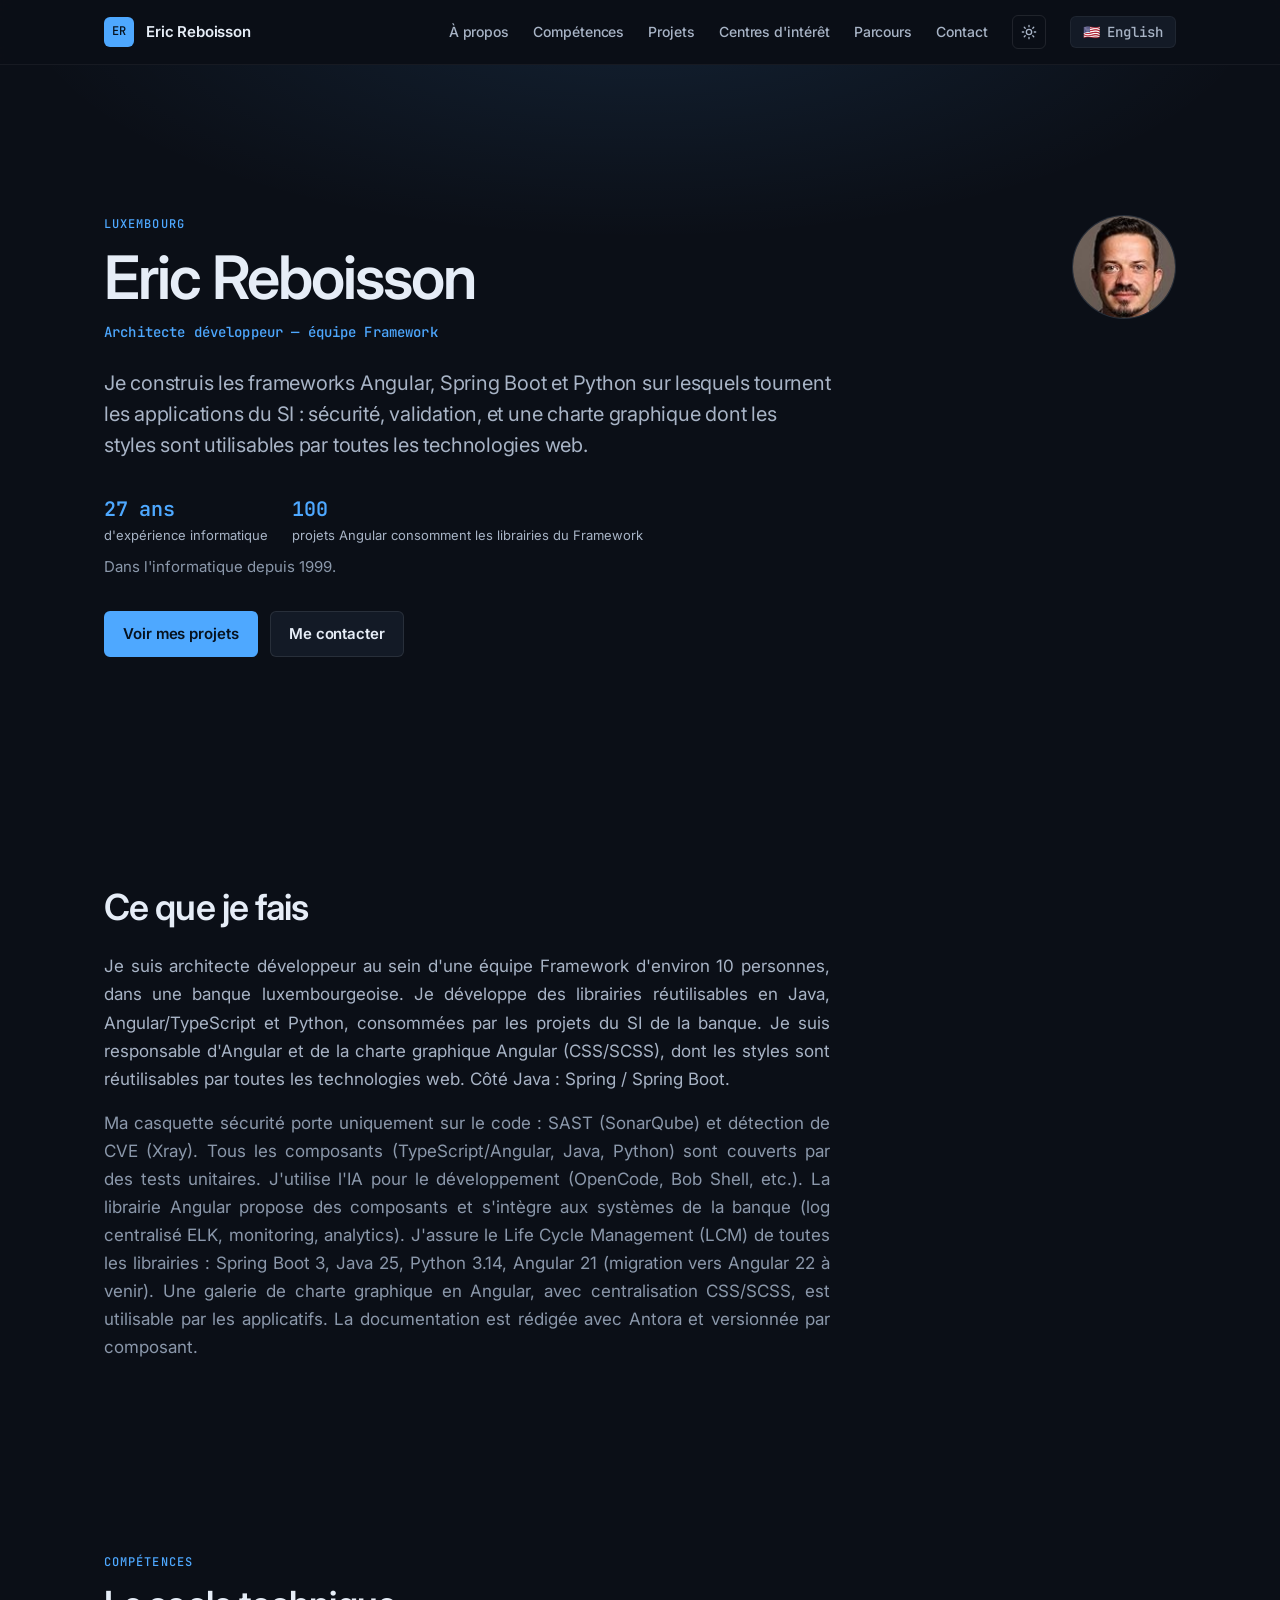
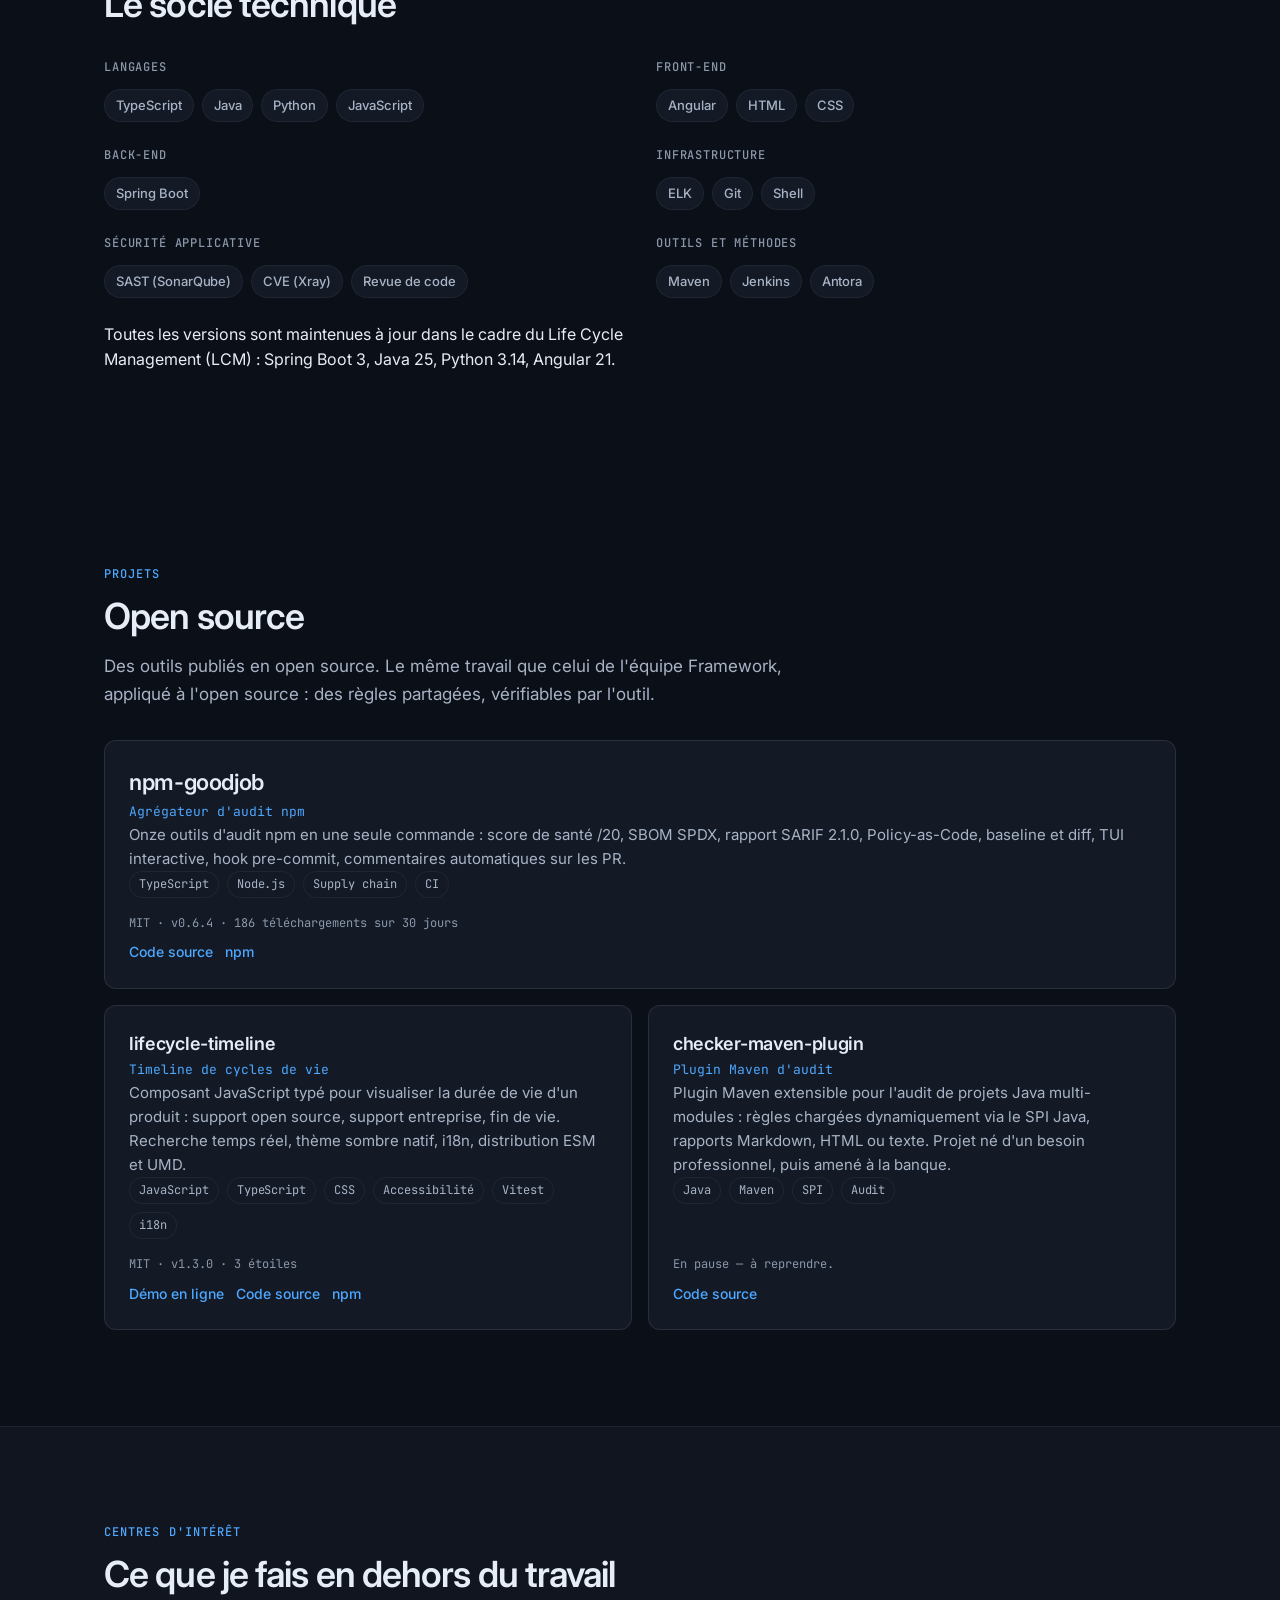
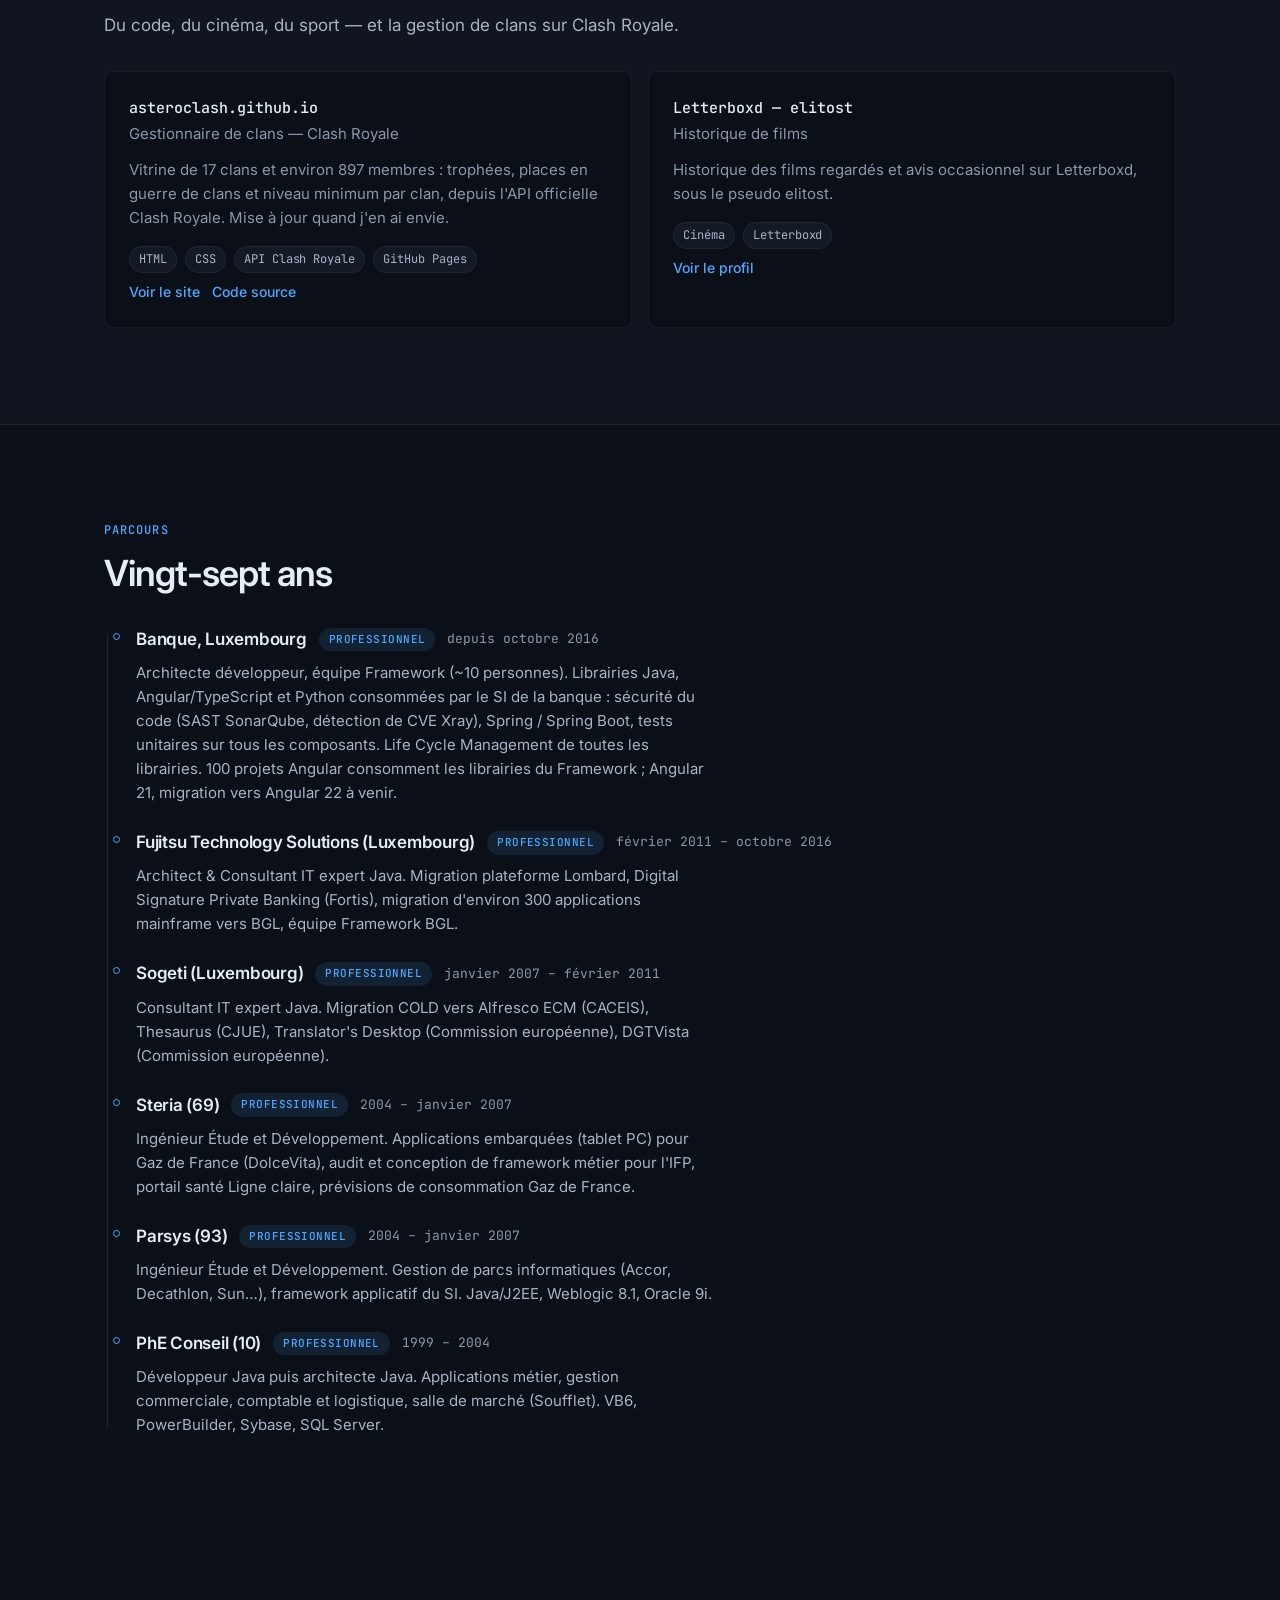
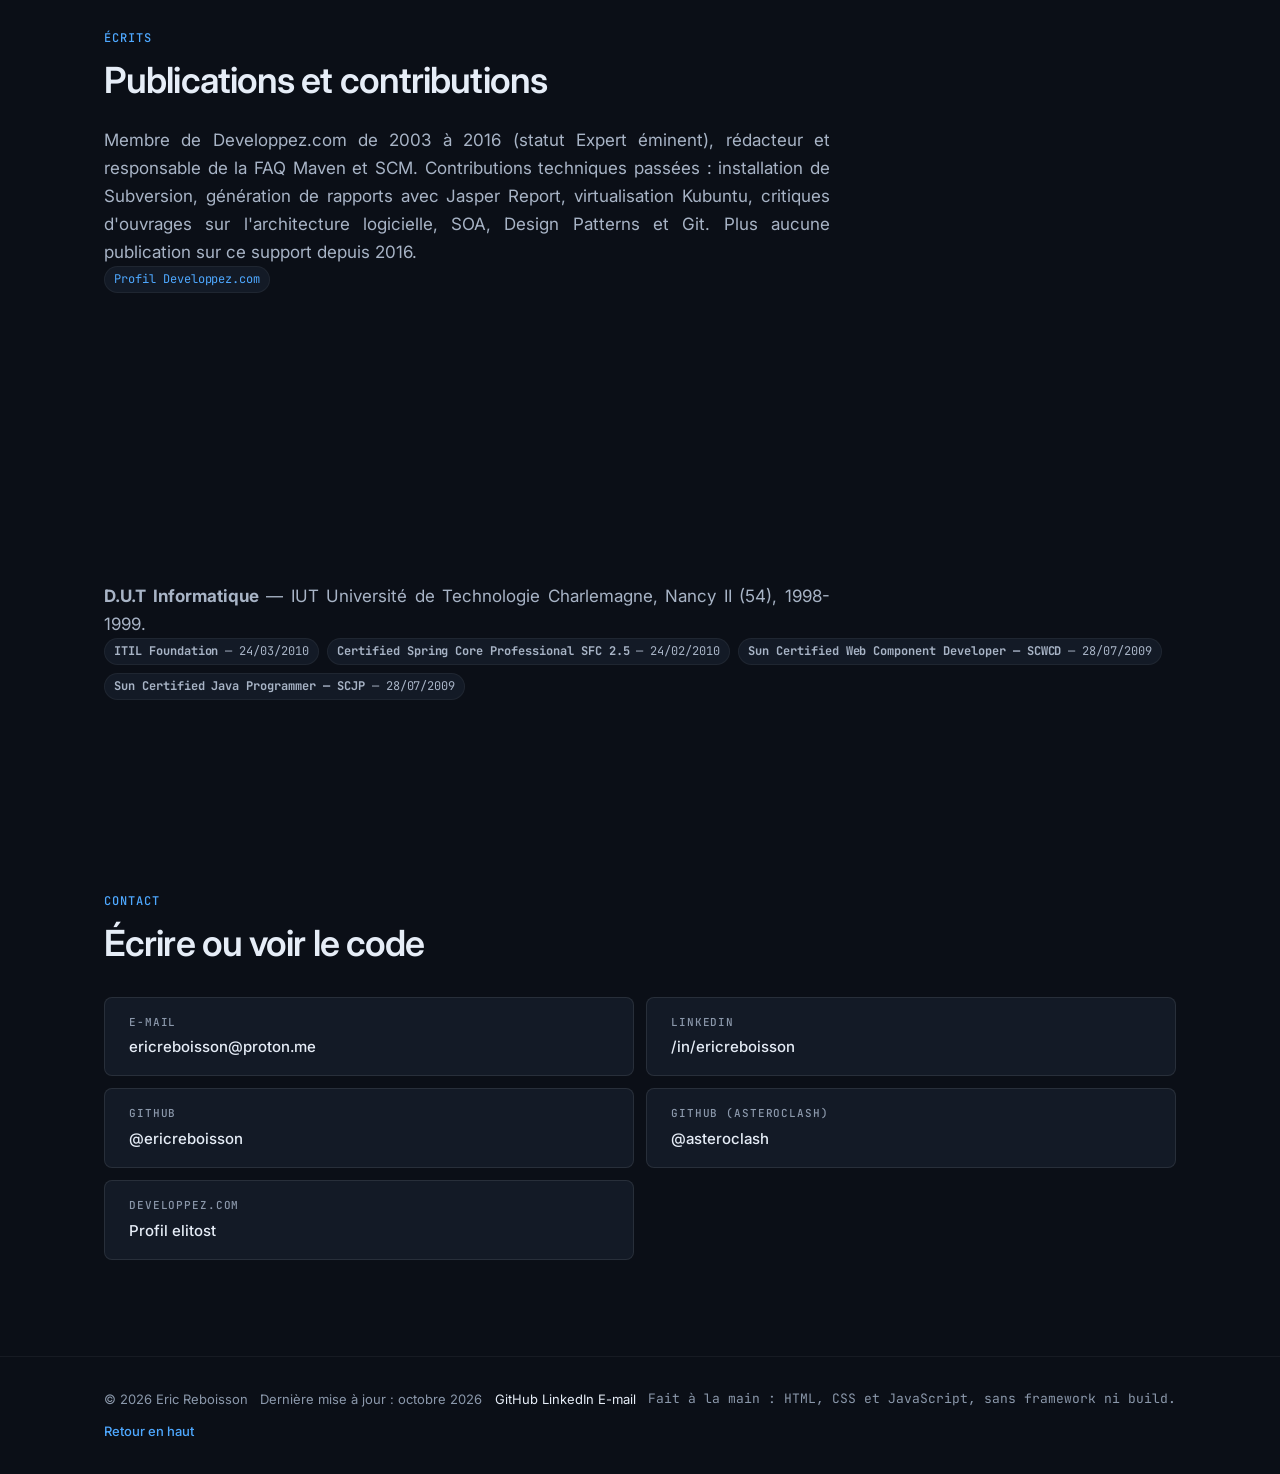
<file: index.html>
<!DOCTYPE html>
<html lang="fr" data-theme="dark">
<head>
  <meta charset="UTF-8">
  <meta name="viewport" content="width=device-width, initial-scale=1">

  <!-- ===================================================================
       SEO — titre et description à maintenir à jour avec le contenu.
       =================================================================== -->
  <title>Eric Reboisson — Architecte développeur Java / Angular / Spring Boot | Luxembourg</title>
  <meta name="description" content="Architecte développeur au Luxembourg : Java, Angular, Spring Boot, Python, sécurité applicative. Frameworks bancaires, librairies open source, LCM depuis 1999.">
  <meta name="author" content="Eric Reboisson">
  <meta name="keywords" content="Spring Boot, Java, Python, Angular, TypeScript, sécurité applicative, architecture logicielle, SOA, batch, accostage, Luxembourg, ITIL, OCPJP, OCPWCD, architecte développeur, LCM, Developpez.com">
  <link rel="canonical" href="https://ericreboisson.github.io/">

  <!-- Open Graph — l'image est générée en 1200x630 (voir README) -->
  <meta property="og:type" content="website">
  <meta property="og:url" content="https://ericreboisson.github.io/">
  <meta property="og:title" content="Eric Reboisson — Architecte développeur Java / Angular / Spring Boot">
  <meta property="og:description" content="Architecte développeur au Luxembourg. Java, Angular, Spring Boot, Python et sécurité applicative. Frameworks bancaires et librairies open source.">
  <meta property="og:image" content="https://ericreboisson.github.io/assets/og-image.png">
  <meta property="og:image:width" content="1200">
  <meta property="og:image:height" content="630">
  <meta property="og:locale" content="fr_LU">
  <meta property="og:site_name" content="Eric Reboisson">

  <!-- Twitter / X -->
  <meta name="twitter:card" content="summary_large_image">
  <meta name="twitter:title" content="Eric Reboisson — Architecte développeur Java / Angular / Spring Boot">
  <meta name="twitter:description" content="Architecte développeur au Luxembourg. Frameworks Angular et Spring Boot, sécurité applicative, librairies open source.">
  <meta name="twitter:image" content="https://ericreboisson.github.io/assets/og-image.png">

  <link rel="icon" href="assets/favicon.svg" type="image/svg+xml">

  <script type="application/ld+json">
  {
    "@context": "https://schema.org",
    "@type": "Person",
    "name": "Eric Reboisson",
    "jobTitle": "Architecte développeur — équipe Framework",
    "worksFor": {
      "@type": "Organization",
      "name": "Banque luxembourgeoise"
    },
    "knowsAbout": [
      "TypeScript", "Java", "Python", "JavaScript",
      "Angular", "HTML", "CSS/SCSS",
      "Spring", "Spring Boot",
      "ELK", "Git", "Shell",
      "sécurité applicative", "SAST SonarQube", "CVE Xray",
      "architecture logicielle", "SOA", "batch", "accostage",
      "tests unitaires", "Antora", "Life Cycle Management"
    ],
    "url": "https://ericreboisson.github.io/",
    "sameAs": [
      "https://github.com/ericreboisson",
      "https://www.linkedin.com/in/ericreboisson/",
      "https://www.developpez.com/user/profil/23974/elitost"
    ],
    "address": {
      "@type": "PostalAddress",
      "addressLocality": "Luxembourg",
      "addressCountry": "LU"
    }
  }
  </script>

  <!-- Typographies : Inter (texte) + JetBrains Mono (labels techniques) -->
  <link rel="preconnect" href="https://fonts.googleapis.com">
  <link rel="preconnect" href="https://fonts.gstatic.com" crossorigin>
  <link rel="stylesheet" href="https://fonts.googleapis.com/css2?family=Inter:wght@300;400;500;600;700&family=JetBrains+Mono:wght@400;500&display=swap">

  <link rel="stylesheet" href="style.css?v=3">

  <!-- ===================================================================
       Thème : appliqué AVANT le premier rendu pour éviter le flash blanc.
       1. classe "js"  -> autorise le CSS à masquer les blocs à animer.
                          Sans JavaScript, cette classe est absente et
                          tout le contenu reste visible (repli progressif).
       2. data-theme   -> choix mémorisé, sinon thème sombre par défaut.
       =================================================================== -->
  <script>
    (function () {
      var r = document.documentElement;
      r.classList.add('js');
      try {
        var saved = localStorage.getItem('er-theme');
        r.setAttribute('data-theme', saved || 'dark');
      } catch (e) {
        r.setAttribute('data-theme', 'dark');
      }
    })();
  </script>
</head>

<body>
  <!-- Lien d'évitement : premier élément focusable, visible seulement au clavier -->
  <a class="skip-link" href="#contenu">Aller au contenu principal</a>

  <!-- ===================================================================
       EN-TÊTE — navigation + bascule de thème
       Pour ajouter un lien de nav : copiez un <li> et changez href + libellé.
       =================================================================== -->
  <header class="site-header">
    <div class="container header-inner">
      <a class="brand" href="#accueil">
        <span class="brand-mark" aria-hidden="true">ER</span>
        <span class="brand-name">Eric Reboisson</span>
      </a>

      <button class="nav-toggle" type="button"
              aria-expanded="false" aria-controls="nav-principale"
              aria-label="Ouvrir le menu de navigation">
        <span class="nav-toggle-bar" aria-hidden="true"></span>
        <span class="nav-toggle-bar" aria-hidden="true"></span>
        <span class="nav-toggle-bar" aria-hidden="true"></span>
      </button>

      <nav class="site-nav" id="nav-principale" aria-label="Navigation principale">
        <ul>
          <li><a href="#a-propos">À propos</a></li>
          <li><a href="#competences">Compétences</a></li>
          <li><a href="#projets">Projets</a></li>
          <li><a href="#centres-interet">Centres d'intérêt</a></li>
          <li><a href="#parcours">Parcours</a></li>
          <li><a href="#contact">Contact</a></li>
        </ul>
        <!-- Bascule clair / sombre. Le libellé est mis à jour par script.js. -->
        <button class="theme-toggle" type="button" aria-label="Passer en thème clair" aria-pressed="false">
          <svg class="icon-sun" viewBox="0 0 24 24" width="16" height="16" fill="none" stroke="currentColor" stroke-width="2" stroke-linecap="round" aria-hidden="true">
            <circle cx="12" cy="12" r="4"></circle>
            <path d="M12 2v2M12 20v2M4.9 4.9l1.4 1.4M17.7 17.7l1.4 1.4M2 12h2M20 12h2M4.9 19.1l1.4-1.4M17.7 6.3l1.4-1.4"></path>
          </svg>
          <svg class="icon-moon" viewBox="0 0 24 24" width="16" height="16" fill="none" stroke="currentColor" stroke-width="2" stroke-linecap="round" aria-hidden="true">
            <path d="M21 12.8A9 9 0 1 1 11.2 3a7 7 0 0 0 9.8 9.8z"></path>
          </svg>
        </button>
        <!-- Changement de langue -->
        <a class="lang-switch" href="index-en.html" hreflang="en">🇺🇸 English</a>
      </nav>
    </div>
  </header>

  <main id="contenu" tabindex="-1">

    <!-- =================================================================
         1. HERO — modifiez le nom, le rôle, l'accroche et les 2 boutons.
         ================================================================= -->
    <section class="hero" id="accueil">
      <div class="container hero-inner">
        <div class="hero-text">
          <p class="eyebrow reveal">Luxembourg</p>
          <h1 class="reveal" style="--d:1">Eric Reboisson</h1>
          <p class="hero-role reveal" style="--d:2">Architecte développeur — équipe Framework</p>
          <p class="hero-pitch reveal" style="--d:3">
            Je construis les frameworks Angular, Spring Boot et Python sur lesquels
            tournent les applications du SI : sécurité, validation, et une charte
            graphique dont les styles sont utilisables par toutes les technologies web.
          </p>
          <div class="hero-metrics reveal" style="--d:4">
            <span class="hero-metric">
              <span class="hero-metric-value">27 ans</span>
              <span class="hero-metric-label">d'expérience informatique</span>
            </span>
            <span class="hero-metric">
              <span class="hero-metric-value">100</span>
              <span class="hero-metric-label">projets Angular consomment les librairies du Framework</span>
            </span>
          </div>
          <p class="hero-since reveal" style="--d:5">Dans l'informatique depuis 1999.</p>
          <div class="hero-actions reveal" style="--d:6">
            <a class="btn btn-primary" href="#projets">Voir mes projets</a>
            <a class="btn btn-ghost" href="#contact">Me contacter</a>
          </div>
        </div>

        <div class="hero-avatar reveal" style="--d:2">
          <!-- Photo 100x100. Déposez votre image 800x800 dans assets/avatar.jpg
               pour remplacer celle-ci (README, section « Remplacer la photo »). -->
          <img src="assets/avatar.jpg" width="88" height="88"
               alt="Portrait d'Eric Reboisson" decoding="async">
        </div>
      </div>
    </section>

    <!-- =================================================================
         2. À PROPOS — deux paragraphes. Restez factuel, n'ajoutez pas
         de promesse que vous ne pouvez pas tenir.
         ================================================================= -->
    <section class="section" id="a-propos" aria-labelledby="titre-a-propos">
      <div class="container">
        <p class="eyebrow reveal">À propos</p>
        <h2 class="section-title reveal" id="titre-a-propos" style="--d:1">Ce que je fais</h2>
        <div class="prose reveal" style="--d:2">
          <p>
            Je suis architecte développeur au sein d'une équipe Framework d'environ
            10 personnes, dans une banque luxembourgeoise. Je développe des librairies
            réutilisables en Java, Angular/TypeScript et Python, consommées par les
            projets du SI de la banque. Je suis responsable d'Angular et de la charte
            graphique Angular (CSS/SCSS), dont les styles sont réutilisables par toutes
            les technologies web. Côté Java : Spring / Spring Boot.
          </p>
          <p>
            Ma casquette sécurité porte uniquement sur le code : SAST (SonarQube) et
            détection de CVE (Xray). Tous les composants
            (TypeScript/Angular, Java, Python) sont couverts par des tests unitaires.
            J'utilise l'IA pour le développement (OpenCode, Bob Shell, etc.).
            La librairie Angular propose des composants et s'intègre aux systèmes de
            la banque (log centralisé ELK, monitoring, analytics). J'assure le Life
            Cycle Management (LCM) de toutes les librairies : Spring Boot 3, Java 25,
            Python 3.14, Angular 21 (migration vers Angular 22 à venir). Une galerie
            de charte graphique en Angular, avec centralisation CSS/SCSS, est utilisable
            par les applicatifs. La documentation est rédigée avec Antora et
            versionnée par composant.
          </p>
        </div>
      </div>
    </section>

    <!-- =================================================================
         3. COMPÉTENCES — un groupe = une ligne <li>. Dupliquez un groupe
         entier pour en ajouter un nouveau.
         ================================================================= -->
    <section class="section" id="competences" aria-labelledby="titre-competences">
      <div class="container">
        <p class="eyebrow reveal">Compétences</p>
        <h2 class="section-title reveal" id="titre-competences" style="--d:1">Le socle technique</h2>

        <ul class="skills">
          <li class="skill-group reveal" style="--d:2">
            <h3>Langages</h3>
            <ul class="chips">
              <li>TypeScript</li><li>Java</li><li>Python</li><li>JavaScript</li>
            </ul>
          </li>
          <li class="skill-group reveal" style="--d:3">
            <h3>Front-end</h3>
            <ul class="chips">
              <li>Angular</li><li>HTML</li><li>CSS</li>
            </ul>
          </li>
          <li class="skill-group reveal" style="--d:4">
            <h3>Back-end</h3>
            <ul class="chips">
              <li>Spring Boot</li>
            </ul>
          </li>
          <li class="skill-group reveal" style="--d:5">
            <h3>Infrastructure</h3>
            <ul class="chips">
              <li>ELK</li><li>Git</li><li>Shell</li>
            </ul>
          </li>
          <li class="skill-group reveal" style="--d:6">
            <h3>Sécurité applicative</h3>
            <ul class="chips">
              <li>SAST (SonarQube)</li><li>CVE (Xray)</li><li>Revue de code</li>
            </ul>
          </li>
          <li class="skill-group reveal" style="--d:7">
            <h3>Outils et méthodes</h3>
            <ul class="chips">
              <li>Maven</li><li>Jenkins</li><li>Antora</li>
            </ul>
          </li>
          <li class="skill-group reveal" style="--d:8">
            <p class="skill-note">
              Toutes les versions sont maintenues à jour dans le cadre du Life Cycle Management (LCM) :
              Spring Boot 3, Java 25, Python 3.14, Angular 21.
            </p>
          </li>
        </ul>
      </div>
    </section>

    <!-- =================================================================
         4. PROJETS — open source uniquement. Pour ajouter un projet :
         copiez un <article> complet. La première carte
         (class="project project-featured") occupe deux colonnes sur grand écran.
         asteroclash reste dans « Centres d'intérêt » : il n'est pas open source ici.
         ================================================================= -->
    <section class="section" id="projets" aria-labelledby="titre-projets">
      <div class="container">
        <p class="eyebrow reveal">Projets</p>
        <h2 class="section-title reveal" id="titre-projets" style="--d:1">Open source</h2>
        <p class="section-lead reveal" style="--d:2">
          Des outils publiés en open source. Le même travail que celui de l'équipe
          Framework, appliqué à l'open source : des règles partagées, vérifiables
          par l'outil.
        </p>

        <div class="projects">

          <!-- Projet 1 — chef de file : npm-goodjob -->
          <article class="project project-featured reveal" style="--d:3">
            <header class="project-head">
              <h3>npm-goodjob</h3>
              <p class="project-tagline">Agrégateur d'audit npm</p>
            </header>
            <p class="project-desc">
              Onze outils d'audit npm en une seule commande : score de santé /20,
              SBOM SPDX, rapport SARIF 2.1.0, Policy-as-Code, baseline et diff,
              TUI interactive, hook pre-commit, commentaires automatiques sur les PR.
            </p>
            <ul class="chips chips-sm">
              <li>TypeScript</li><li>Node.js</li><li>Supply chain</li><li>CI</li>
            </ul>
            <p class="project-proof">MIT · v0.6.4 · 186 téléchargements sur 30 jours</p>
            <p class="project-links">
              <a href="https://github.com/ericreboisson/npm-goodjob" target="_blank" rel="noopener noreferrer">
                Code source<span class="sr-only"> (ouvre un nouvel onglet)</span>
              </a>
              <a href="https://www.npmjs.com/package/npm-goodjob" target="_blank" rel="noopener noreferrer">
                npm<span class="sr-only"> (ouvre un nouvel onglet)</span>
              </a>
            </p>
          </article>

          <!-- Projet 2 — lifecycle-timeline (démo en ligne) -->
          <article class="project reveal" style="--d:4">
            <header class="project-head">
              <h3>lifecycle-timeline</h3>
              <p class="project-tagline">Timeline de cycles de vie</p>
            </header>
            <p class="project-desc">
              Composant JavaScript typé pour visualiser la durée de vie d'un produit :
              support open source, support entreprise, fin de vie. Recherche temps
              réel, thème sombre natif, i18n, distribution ESM et UMD.
            </p>
            <ul class="chips chips-sm">
              <li>JavaScript</li><li>TypeScript</li><li>CSS</li><li>Accessibilité</li><li>Vitest</li><li>i18n</li>
            </ul>
            <p class="project-proof">MIT · v1.3.0 · 3 étoiles</p>
            <p class="project-links">
              <a class="link-demo" href="https://ericreboisson.github.io/lifecycle-timeline/" target="_blank" rel="noopener noreferrer">
                Démo en ligne<span class="sr-only"> (ouvre un nouvel onglet)</span>
              </a>
              <a href="https://github.com/ericreboisson/lifecycle-timeline" target="_blank" rel="noopener noreferrer">
                Code source<span class="sr-only"> (ouvre un nouvel onglet)</span>
              </a>
              <a href="https://www.npmjs.com/package/lifecycle-timeline" target="_blank" rel="noopener noreferrer">
                npm<span class="sr-only"> (ouvre un nouvel onglet)</span>
              </a>
            </p>
          </article>

          <!-- Projet 3 — checker-maven-plugin (en pause, annoncé honnêtement) -->
          <article class="project reveal" style="--d:5">
            <header class="project-head">
              <h3>checker-maven-plugin</h3>
              <p class="project-tagline">Plugin Maven d'audit</p>
            </header>
            <p class="project-desc">
              Plugin Maven extensible pour l'audit de projets Java multi-modules :
              règles chargées dynamiquement via le SPI Java, rapports Markdown,
              HTML ou texte. Projet né d'un besoin professionnel, puis amené à la
              banque.
            </p>
            <ul class="chips chips-sm">
              <li>Java</li><li>Maven</li><li>SPI</li><li>Audit</li>
            </ul>
            <p class="project-proof project-proof-paused">En pause — à reprendre.</p>
            <p class="project-links">
              <a href="https://github.com/ericreboisson/checker-maven-plugin" target="_blank" rel="noopener noreferrer">
                Code source<span class="sr-only"> (ouvre un nouvel onglet)</span>
              </a>
            </p>
          </article>

        </div>
      </div>
    </section>

    <!-- =================================================================
         5. CENTRES D'INTÉRÊT — ce que je fais en dehors du travail.
         asteroclash n'est pas dans Open source : c'est un projet personnel.
         ================================================================= -->
    <section class="section section-recessed" id="centres-interet" aria-labelledby="titre-centres-interet">
      <div class="container">
        <p class="eyebrow reveal">Centres d'intérêt</p>
        <h2 class="section-title reveal" id="titre-centres-interet" style="--d:1">Ce que je fais en dehors du travail</h2>
        <p class="section-lead reveal" style="--d:2">
          Du code, du cinéma, du sport — et la gestion de clans sur Clash Royale.
        </p>

        <div class="hobbies">
          <article class="hobby reveal" style="--d:3">
            <h3>asteroclash.github.io</h3>
            <p>Gestionnaire de clans — Clash Royale</p>
            <p class="hobby-desc">
              Vitrine de 17 clans et environ 897 membres : trophées, places en guerre
              de clans et niveau minimum par clan, depuis l'API officielle Clash
              Royale. Mise à jour quand j'en ai envie.
            </p>
            <ul class="chips chips-sm">
              <li>HTML</li><li>CSS</li><li>API Clash Royale</li><li>GitHub Pages</li>
            </ul>
            <p class="project-links">
              <a href="https://asteroclash.github.io/" target="_blank" rel="noopener noreferrer">
                Voir le site<span class="sr-only"> (ouvre un nouvel onglet)</span>
              </a>
              <a href="https://github.com/asteroclash/asteroclash.github.io" target="_blank" rel="noopener noreferrer">
                Code source<span class="sr-only"> (ouvre un nouvel onglet)</span>
              </a>
            </p>
          </article>

          <article class="hobby reveal" style="--d:4">
            <h3>Letterboxd — elitost</h3>
            <p>Historique de films</p>
            <p class="hobby-desc">
              Historique des films regardés et avis occasionnel sur Letterboxd,
              sous le pseudo elitost.
            </p>
            <ul class="chips chips-sm">
              <li>Cinéma</li><li>Letterboxd</li>
            </ul>
            <p class="project-links">
              <a href="https://letterboxd.com/elitost/" target="_blank" rel="noopener noreferrer">
                Voir le profil<span class="sr-only"> (ouvre un nouvel onglet)</span>
              </a>
            </p>
          </article>
        </div>
      </div>
    </section>

    <!-- =================================================================
         6. PARCOURS — ordre antéchronologique, dates et employeurs.
         Les pastilles « Bénévolat » et « Professionnel » restent distinctes.
         ================================================================= -->
    <section class="section" id="parcours" aria-labelledby="titre-parcours">
      <div class="container">
        <p class="eyebrow reveal">Parcours</p>
        <h2 class="section-title reveal" id="titre-parcours" style="--d:1">Vingt-sept ans</h2>

        <ol class="timeline">
          <li class="timeline-item reveal" style="--d:2">
            <div class="timeline-marker" aria-hidden="true"></div>
            <div class="timeline-body">
              <p class="timeline-meta">
                <span class="timeline-org">Banque, Luxembourg</span>
                <span class="badge badge-job">Professionnel</span>
                <span class="timeline-period">depuis octobre 2016</span>
              </p>
              <p class="timeline-desc">
                Architecte développeur, équipe Framework (~10 personnes).
                Librairies Java, Angular/TypeScript et Python consommées par le SI
                de la banque : sécurité du code (SAST SonarQube, détection de CVE Xray),
                Spring / Spring Boot,
                tests unitaires sur tous les composants. Life Cycle Management de
                toutes les librairies. 100 projets Angular consomment les librairies
                du Framework ; Angular 21, migration vers Angular 22 à venir.
              </p>
            </div>
          </li>

          <li class="timeline-item reveal" style="--d:3">
            <div class="timeline-marker" aria-hidden="true"></div>
            <div class="timeline-body">
              <p class="timeline-meta">
                <span class="timeline-org">Fujitsu Technology Solutions (Luxembourg)</span>
                <span class="badge badge-job">Professionnel</span>
                <span class="timeline-period">février 2011 – octobre 2016</span>
              </p>
              <p class="timeline-desc">
                Architect & Consultant IT expert Java. Migration plateforme Lombard,
                Digital Signature Private Banking (Fortis), migration d'environ 300
                applications mainframe vers BGL, équipe Framework BGL.
              </p>
            </div>
          </li>

          <li class="timeline-item reveal" style="--d:4">
            <div class="timeline-marker" aria-hidden="true"></div>
            <div class="timeline-body">
              <p class="timeline-meta">
                <span class="timeline-org">Sogeti (Luxembourg)</span>
                <span class="badge badge-job">Professionnel</span>
                <span class="timeline-period">janvier 2007 – février 2011</span>
              </p>
              <p class="timeline-desc">
                Consultant IT expert Java. Migration COLD vers Alfresco ECM (CACEIS),
                Thesaurus (CJUE), Translator's Desktop (Commission européenne),
                DGTVista (Commission européenne).
              </p>
            </div>
          </li>

          <li class="timeline-item reveal" style="--d:5">
            <div class="timeline-marker" aria-hidden="true"></div>
            <div class="timeline-body">
              <p class="timeline-meta">
                <span class="timeline-org">Steria (69)</span>
                <span class="badge badge-job">Professionnel</span>
                <span class="timeline-period">2004 – janvier 2007</span>
              </p>
              <p class="timeline-desc">
                Ingénieur Étude et Développement. Applications embarquées (tablet PC)
                pour Gaz de France (DolceVita), audit et conception de framework
                métier pour l'IFP, portail santé Ligne claire, prévisions de
                consommation Gaz de France.
              </p>
            </div>
          </li>

          <li class="timeline-item reveal" style="--d:6">
            <div class="timeline-marker" aria-hidden="true"></div>
            <div class="timeline-body">
              <p class="timeline-meta">
                <span class="timeline-org">Parsys (93)</span>
                <span class="badge badge-job">Professionnel</span>
                <span class="timeline-period">2004 – janvier 2007</span>
              </p>
              <p class="timeline-desc">
                Ingénieur Étude et Développement. Gestion de parcs informatiques
                (Accor, Decathlon, Sun…), framework applicatif du SI.
                Java/J2EE, Weblogic 8.1, Oracle 9i.
              </p>
            </div>
          </li>

          <li class="timeline-item reveal" style="--d:7">
            <div class="timeline-marker" aria-hidden="true"></div>
            <div class="timeline-body">
              <p class="timeline-meta">
                <span class="timeline-org">PhE Conseil (10)</span>
                <span class="badge badge-job">Professionnel</span>
                <span class="timeline-period">1999 – 2004</span>
              </p>
              <p class="timeline-desc">
                Développeur Java puis architecte Java. Applications métier, gestion
                commerciale, comptable et logistique, salle de marché (Soufflet).
                VB6, PowerBuilder, Sybase, SQL Server.
              </p>
            </div>
          </li>

        </ol>
      </div>
    </section>

    <!-- =================================================================
         6bis. ÉCRITS — publications et contributions techniques.
         ================================================================= -->
    <section class="section" id="ecrits" aria-labelledby="titre-ecrits">
      <div class="container">
        <p class="eyebrow reveal">Écrits</p>
        <h2 class="section-title reveal" id="titre-ecrits" style="--d:1">Publications et contributions</h2>
        <div class="prose reveal" style="--d:2">
          <p>
            Membre de Developpez.com de 2003 à 2016 (statut Expert éminent),
            rédacteur et responsable de la FAQ Maven et SCM. Contributions
            techniques passées : installation de Subversion, génération de
            rapports avec Jasper Report, virtualisation Kubuntu, critiques
            d'ouvrages sur l'architecture logicielle, SOA, Design Patterns
            et Git. Plus aucune publication sur ce support depuis 2016.
          </p>
        </div>
        <ul class="chips chips-sm reveal" style="--d:3">
          <li><a href="https://www.developpez.com/user/profil/23974/elitost" target="_blank" rel="noopener noreferrer">Profil Developpez.com<span class="sr-only"> (ouvre un nouvel onglet)</span></a></li>
        </ul>
      </div>
    </section>

    <!-- =================================================================
         7. FORMATION — diplômes et certifications.
         Aucune formation professionnelle (Devoxx, etc.) ni section Langues.
         ================================================================= -->
    <section class="section" id="formation" aria-labelledby="titre-formation">
      <div class="container">
        <p class="eyebrow reveal">Formation</p>
        <h2 class="section-title reveal" id="titre-formation" style="--d:1">Diplômes et certifications</h2>
        <div class="prose reveal" style="--d:2">
          <p>
            <strong>D.U.T Informatique</strong> — IUT Université de Technologie Charlemagne, Nancy II (54),
            1998-1999.
          </p>
        </div>
        <ul class="chips chips-sm reveal" style="--d:3">
          <li><strong>ITIL Foundation</strong> — 24/03/2010</li>
          <li><strong>Certified Spring Core Professional SFC 2.5</strong> — 24/02/2010</li>
          <li><strong>Sun Certified Web Component Developer — SCWCD</strong> — 28/07/2009</li>
          <li><strong>Sun Certified Java Programmer — SCJP</strong> — 28/07/2009</li>
        </ul>
      </div>
    </section>

    <!-- =================================================================
         8. CONTACT — aucun formulaire, aucun backend.
         ================================================================= -->
    <section class="section" id="contact" aria-labelledby="titre-contact">
      <div class="container">
        <p class="eyebrow reveal">Contact</p>
        <h2 class="section-title reveal" id="titre-contact" style="--d:1">Écrire ou voir le code</h2>
        <ul class="contact-list">
          <li class="contact-item reveal" style="--d:2">
            <span class="contact-label">E-mail</span>
            <a class="contact-value" href="mailto:ericreboisson@proton.me">ericreboisson@proton.me</a>
          </li>
          <li class="contact-item reveal" style="--d:3">
            <span class="contact-label">LinkedIn</span>
            <a class="contact-value" href="https://www.linkedin.com/in/ericreboisson/" target="_blank" rel="noopener noreferrer">
              /in/ericreboisson<span class="sr-only"> (ouvre un nouvel onglet)</span>
            </a>
          </li>
          <li class="contact-item reveal" style="--d:4">
            <span class="contact-label">GitHub</span>
            <a class="contact-value" href="https://github.com/ericreboisson" target="_blank" rel="noopener noreferrer">
              @ericreboisson<span class="sr-only"> (ouvre un nouvel onglet)</span>
            </a>
          </li>
          <li class="contact-item reveal" style="--d:5">
            <span class="contact-label">GitHub (asteroclash)</span>
            <a class="contact-value" href="https://github.com/asteroclash" target="_blank" rel="noopener noreferrer">
              @asteroclash<span class="sr-only"> (ouvre un nouvel onglet)</span>
            </a>
          </li>
          <li class="contact-item reveal" style="--d:6">
            <span class="contact-label">Developpez.com</span>
            <a class="contact-value" href="https://www.developpez.com/user/profil/23974/elitost" target="_blank" rel="noopener noreferrer">
              Profil elitost<span class="sr-only"> (ouvre un nouvel onglet)</span>
            </a>
          </li>
        </ul>
      </div>
    </section>

  </main>

  <!-- =====================================================================
       9. PIED DE PAGE
       ===================================================================== -->
  <footer class="site-footer">
    <div class="container footer-inner">
      <p>&copy; <span id="annee"></span> Eric Reboisson</p>
      <p class="footer-updated">Dernière mise à jour : octobre 2026</p>
      <p class="footer-contact">
        <a href="https://github.com/ericreboisson" target="_blank" rel="noopener noreferrer">GitHub<span class="sr-only"> (ouvre un nouvel onglet)</span></a>
        <a href="https://www.linkedin.com/in/ericreboisson/" target="_blank" rel="noopener noreferrer">LinkedIn<span class="sr-only"> (ouvre un nouvel onglet)</span></a>
        <a href="mailto:ericreboisson@proton.me">E-mail</a>
      </p>
      <p class="footer-note">Fait à la main : HTML, CSS et JavaScript, sans framework ni build.</p>
      <a class="footer-top" href="#accueil">Retour en haut</a>
    </div>
  </footer>

  <script src="script.js?v=2" defer></script>
</body>
</html>
</file>
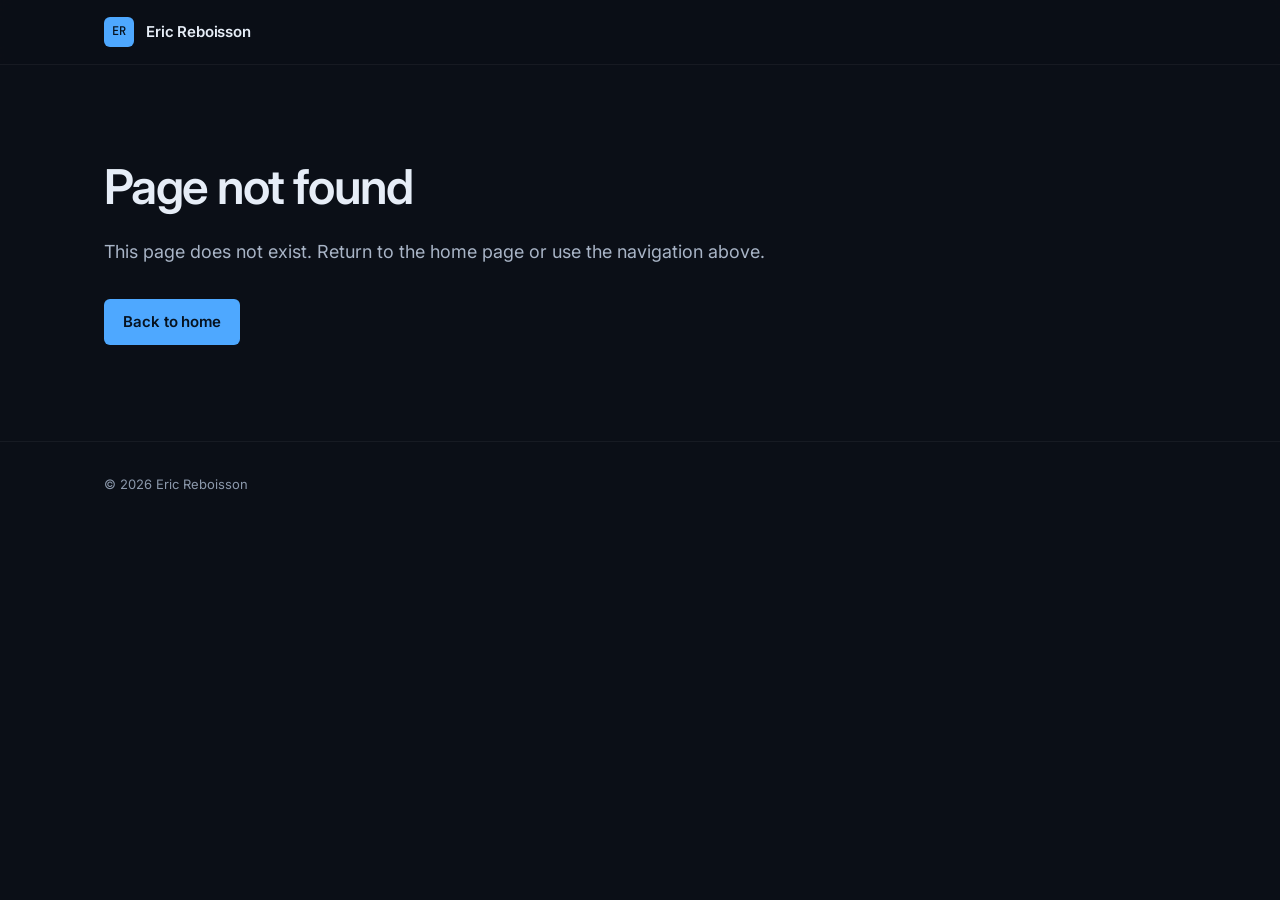
<file: 404-en.html>
<!DOCTYPE html>
<html lang="en">
<head>
  <meta charset="UTF-8">
  <meta name="viewport" content="width=device-width, initial-scale=1">
  <title>Page not found — Eric Reboisson</title>
  <link rel="stylesheet" href="style.css">
  <link rel="preconnect" href="https://fonts.googleapis.com">
  <link rel="preconnect" href="https://fonts.gstatic.com" crossorigin>
  <link rel="stylesheet" href="https://fonts.googleapis.com/css2?family=Inter:wght@300;400;500;600;700&family=JetBrains+Mono:wght@400;500&display=swap">
</head>
<body>
  <a class="skip-link" href="#contenu">Skip to main content</a>

  <header class="site-header">
    <div class="container header-inner">
      <a class="brand" href="#accueil">
        <span class="brand-mark" aria-hidden="true">ER</span>
        <span class="brand-name">Eric Reboisson</span>
      </a>
    </div>
  </header>

  <main id="contenu">
    <section class="section" style="padding-block: clamp(var(--sp-7), 8vw, var(--sp-9));">
      <div class="container">
        <h1 style="font-size: clamp(2rem, 6vw, 3rem); font-weight: 600; line-height: 1.1; letter-spacing: -0.035em; color: var(--text);">Page not found</h1>
        <p style="margin-top: var(--sp-5); max-width: 62ch; font-size: 1.125rem; line-height: 1.6; color: var(--text-2);">
          This page does not exist. Return to the home page or use the navigation above.
        </p>
        <p style="margin-top: var(--sp-6);">
          <a class="btn btn-primary" href="#accueil">Back to home</a>
        </p>
      </div>
    </section>
  </main>

  <footer class="site-footer">
    <div class="container footer-inner">
      <p>&copy; <span id="annee">2026</span> Eric Reboisson</p>
    </div>
  </footer>

  <script src="script.js" defer></script>
</body>
</html>
</file>
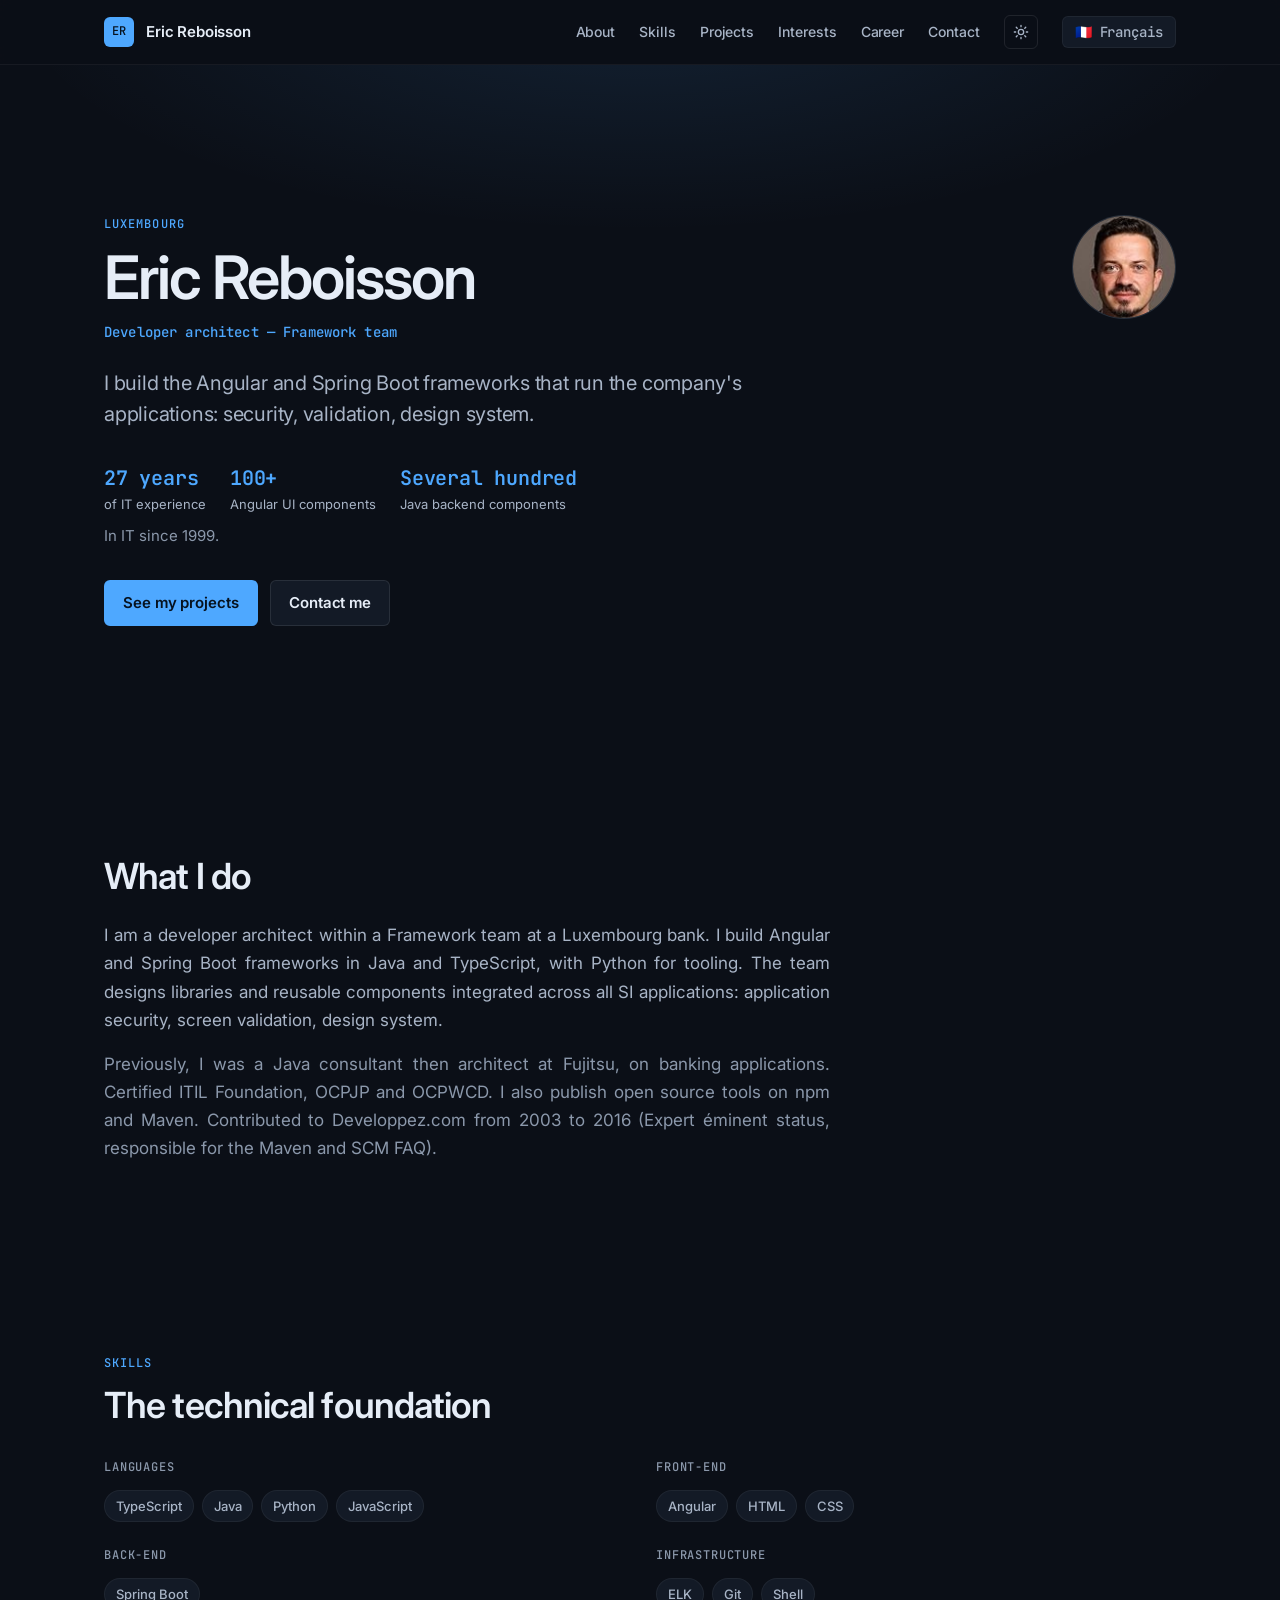
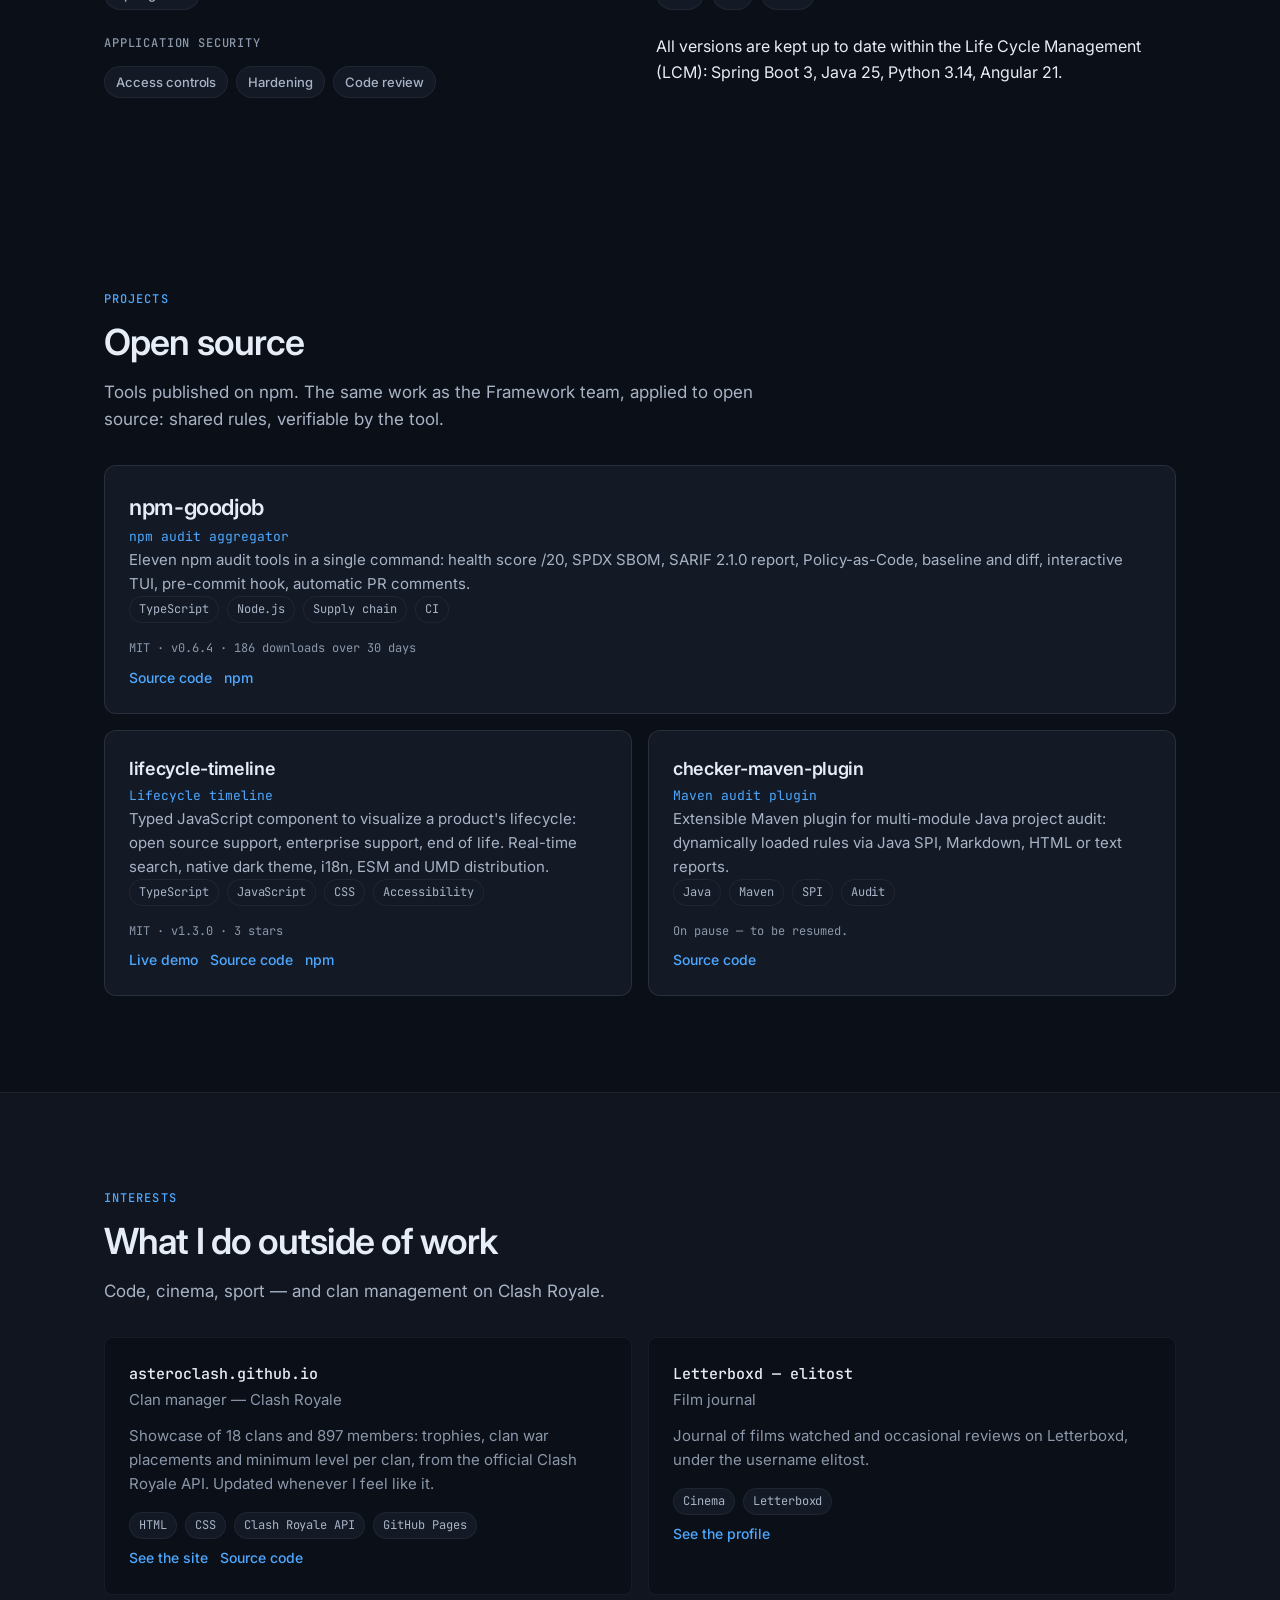
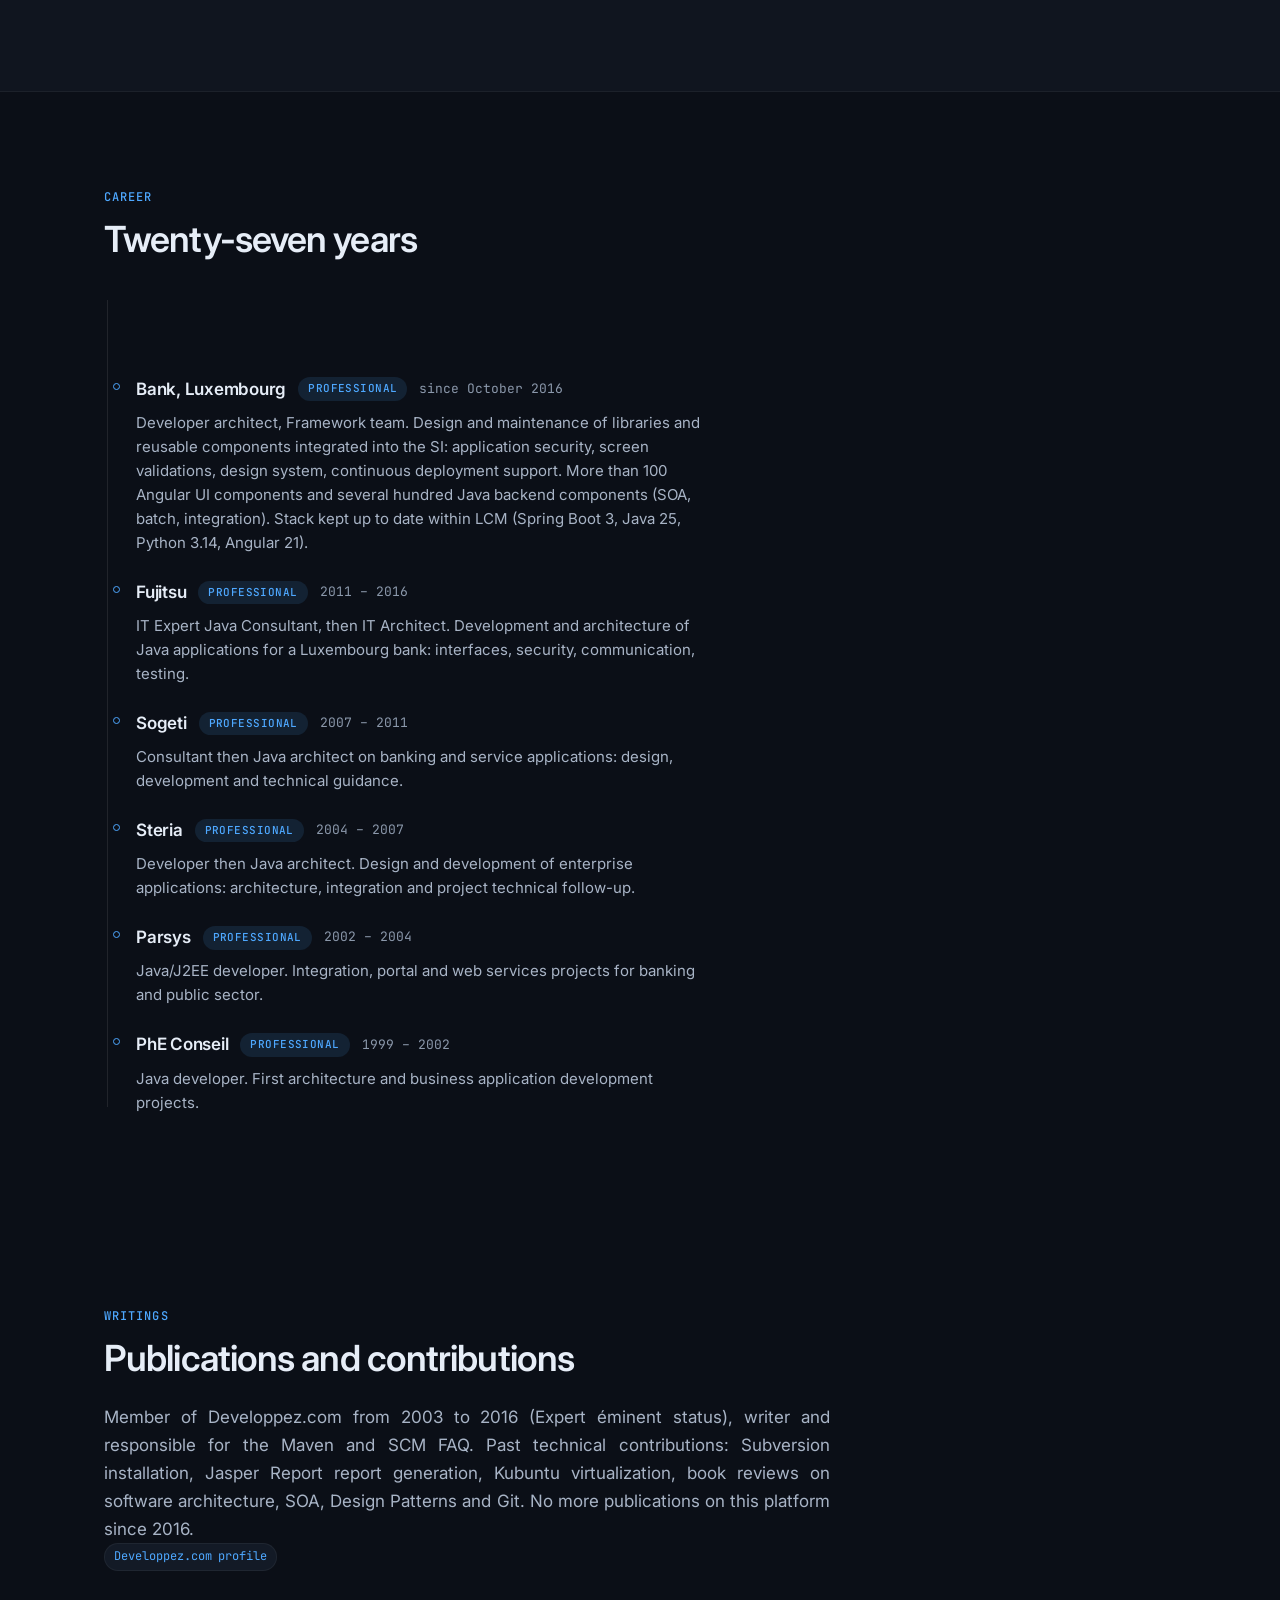
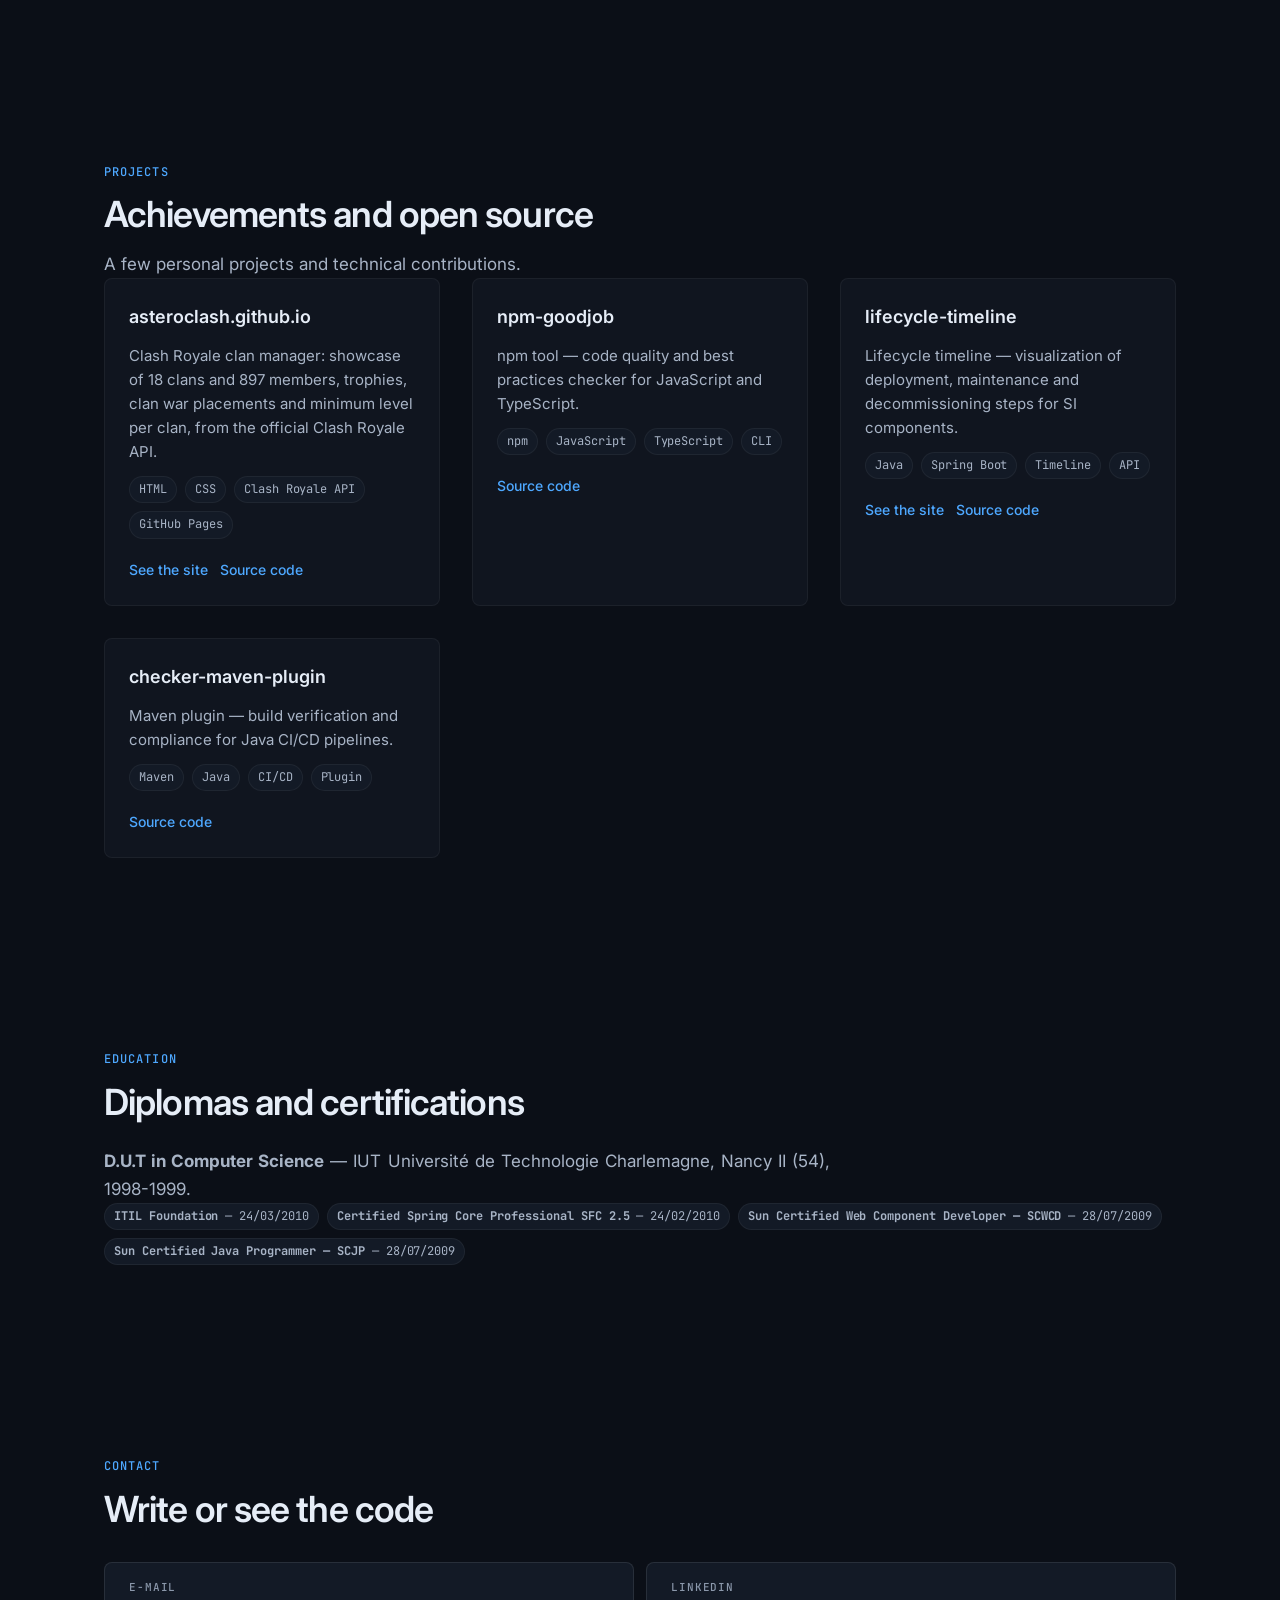
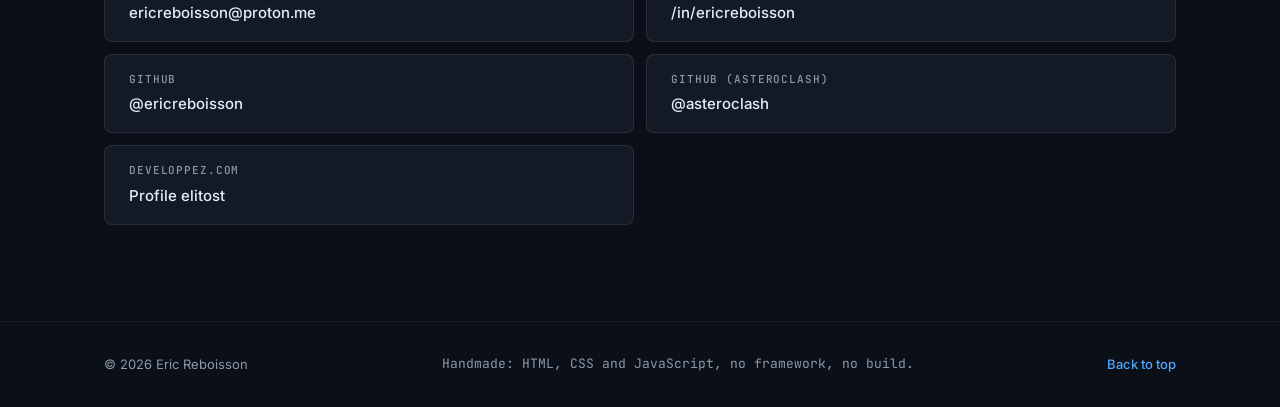
<file: index-en.html>
<!DOCTYPE html>
<html lang="en" data-theme="dark">
<head>
  <meta charset="UTF-8">
  <meta name="viewport" content="width=device-width, initial-scale=1">

  <!-- ===================================================================
       SEO — Modifiez title et description pour adapter la page à votre SEO.
       =================================================================== -->
  <title>Eric Reboisson — Developer architect, Luxembourg</title>
  <meta name="author" content="Eric Reboisson">
  <meta name="description" content="Developer architect in Luxembourg — 27 years of IT experience. Angular and Spring Boot frameworks, application security, validation, design systems. Java, TypeScript, Python, open source. Open source projects: asteroclash, lifecycle-timeline, npm-goodjob, checker-maven-plugin.">
  <meta name="keywords" content="Spring Boot, Java, Python, Angular, TypeScript, application security, software architecture, SOA, batch, integration, Luxembourg, ITIL, OCPJP, OCPWCD, developer architect, LCM, Developpez.com">
  <link rel="canonical" href="https://ericreboisson.github.io/index-en.html">
  <link rel="alternate" hreflang="fr" href="https://ericreboisson.github.io/">

  <!-- Open Graph -->
  <meta property="og:type" content="website">
  <meta property="og:url" content="https://ericreboisson.github.io/index-en.html">
  <meta property="og:title" content="Eric Reboisson — Developer architect">
  <meta property="og:description" content="Developer architect in Luxembourg. I build Angular and Spring Boot frameworks that run the company's applications: security, validation, design system.">
  <meta property="og:image" content="https://ericreboisson.github.io/assets/og-image.png">
  <meta property="og:image:width" content="1200">
  <meta property="og:image:height" content="630">
  <meta property="og:locale" content="en_LU">
  <meta property="og:site_name" content="Eric Reboisson">

  <!-- Twitter / X -->
  <meta name="twitter:card" content="summary_large_image">
  <meta name="twitter:title" content="Eric Reboisson — Developer architect">
  <meta name="twitter:description" content="Developer architect in Luxembourg. Angular and Spring Boot frameworks, application security, validation, design system. Open source.">
  <meta name="twitter:image" content="https://ericreboisson.github.io/assets/og-image.png">

  <link rel="icon" href="assets/favicon.svg" type="image/svg+xml">

  <script type="application/ld+json">
  {
    "@context": "https://schema.org",
    "@type": "Person",
    "name": "Eric Reboisson",
    "jobTitle": "Developer architect",
    "worksFor": {
      "@type": "Organization",
      "name": "Bank, Luxembourg"
    },
    "knowsAbout": [
      "Spring Boot", "Java", "Python", "Angular", "TypeScript",
      "application security", "software architecture", "SOA", "batch", "integration"
    ],
    "url": "https://ericreboisson.github.io/en/",
    "sameAs": [
      "https://www.linkedin.com/in/ericreboisson/",
      "https://github.com/ericreboisson",
      "https://www.developpez.com/user/profil/23974/elitost"
    ],
    "alumniOf": [
      {
        "@type": "Organization",
        "name": "Fujitsu"
      }
    ]
  }
  </script>

  <!-- Typographies : Inter (texte) + JetBrains Mono (labels techniques) -->
  <link rel="preconnect" href="https://fonts.googleapis.com">
  <link rel="preconnect" href="https://fonts.gstatic.com" crossorigin>
  <link rel="stylesheet" href="https://fonts.googleapis.com/css2?family=Inter:wght@300;400;500;600;700&family=JetBrains+Mono:wght@400;500&display=swap">

  <link rel="stylesheet" href="style.css?v=2">

  <!-- ===================================================================
       Thème : appliqué AVANT le premier rendu pour éviter le flash blanc.
       =================================================================== -->
  <script>
    (function () {
      var r = document.documentElement;
      r.classList.add('js');
      try {
        var saved = localStorage.getItem('er-theme');
        r.setAttribute('data-theme', saved || 'dark');
      } catch (e) {
        r.setAttribute('data-theme', 'dark');
      }
    })();
  </script>
</head>

<body>
  <!-- Lien d'évitement : premier élément focusable, visible seulement au clavier -->
  <a class="skip-link" href="#contenu">Skip to main content</a>

  <!-- ===================================================================
       EN-TÊTE — navigation + bascule de thème + changement de langue
       =================================================================== -->
  <header class="site-header">
    <div class="container header-inner">
      <a class="brand" href="#accueil">
        <span class="brand-mark" aria-hidden="true">ER</span>
        <span class="brand-name">Eric Reboisson</span>
      </a>

      <button class="nav-toggle" type="button"
              aria-expanded="false" aria-controls="nav-principale"
              aria-label="Open navigation menu">
        <span class="nav-toggle-bar" aria-hidden="true"></span>
        <span class="nav-toggle-bar" aria-hidden="true"></span>
        <span class="nav-toggle-bar" aria-hidden="true"></span>
      </button>

      <nav class="site-nav" id="nav-principale" aria-label="Main navigation">
        <ul>
          <li><a href="#a-propos">About</a></li>
          <li><a href="#competences">Skills</a></li>
          <li><a href="#projets">Projects</a></li>
          <li><a href="#interests">Interests</a></li>
          <li><a href="#parcours">Career</a></li>
          <li><a href="#contact">Contact</a></li>
        </ul>
        <!-- Bascule clair / sombre. Le libellé est mis à jour par script.js. -->
        <button class="theme-toggle" type="button" aria-label="Switch to light theme" aria-pressed="false">
          <svg class="icon-sun" viewBox="0 0 24 24" width="16" height="16" fill="none" stroke="currentColor" stroke-width="2" stroke-linecap="round" aria-hidden="true">
            <circle cx="12" cy="12" r="4"></circle>
            <path d="M12 2v2M12 20v2M4.9 4.9l1.4 1.4M17.7 17.7l1.4 1.4M2 12h2M20 12h2M4.9 19.1l1.4-1.4M17.7 6.3l1.4-1.4"></path>
          </svg>
          <svg class="icon-moon" viewBox="0 0 24 24" width="16" height="16" fill="none" stroke="currentColor" stroke-width="2" stroke-linecap="round" aria-hidden="true">
            <path d="M21 12.8A9 9 0 1 1 11.2 3a7 7 0 0 0 9.8 9.8z"></path>
          </svg>
        </button>
        <!-- Changement de langue -->
        <a class="lang-switch" href="index.html" hreflang="fr">🇫🇷 Français</a>
      </nav>
    </div>
  </header>

  <main id="contenu" tabindex="-1">

    <!-- =================================================================
         1. HERO
         ================================================================= -->
    <section class="hero" id="accueil">
      <div class="container hero-inner">
        <div class="hero-text">
          <p class="eyebrow reveal">Luxembourg</p>
          <h1 class="reveal" style="--d:1">Eric Reboisson</h1>
          <p class="hero-role reveal" style="--d:2">Developer architect — Framework team</p>
          <p class="hero-pitch reveal" style="--d:3">
            I build the Angular and Spring Boot frameworks that run the company's applications:
            security, validation, design system.
          </p>
          <div class="hero-metrics reveal" style="--d:4">
            <span class="hero-metric">
              <span class="hero-metric-value">27 years</span>
              <span class="hero-metric-label">of IT experience</span>
            </span>
            <span class="hero-metric">
              <span class="hero-metric-value">100+</span>
              <span class="hero-metric-label">Angular UI components</span>
            </span>
            <span class="hero-metric">
              <span class="hero-metric-value">Several hundred</span>
              <span class="hero-metric-label">Java backend components</span>
            </span>
          </div>
          <p class="hero-since reveal" style="--d:5">In IT since 1999.</p>
          <div class="hero-actions reveal" style="--d:6">
            <a class="btn btn-primary" href="#projets">See my projects</a>
            <a class="btn btn-ghost" href="#contact">Contact me</a>
          </div>
        </div>

        <div class="hero-avatar reveal" style="--d:2">
          <img src="assets/avatar.jpg" width="88" height="88"
               alt="Portrait of Eric Reboisson" decoding="async">
        </div>
      </div>
    </section>

    <!-- =================================================================
         2. ABOUT — two paragraphs. Stay factual, don't add promises
         you cannot keep.
         ================================================================= -->
    <section class="section" id="a-propos" aria-labelledby="titre-a-propos">
      <div class="container">
        <p class="eyebrow reveal">About</p>
        <h2 class="section-title reveal" id="titre-a-propos" style="--d:1">What I do</h2>
        <div class="prose reveal" style="--d:2">
          <p>
            I am a developer architect within a Framework team at a Luxembourg
            bank. I build Angular and Spring Boot frameworks in Java and
            TypeScript, with Python for tooling. The team designs libraries and
            reusable components integrated across all SI applications:
            application security, screen validation, design system.
          </p>
          <p>
            Previously, I was a Java consultant then architect at Fujitsu, on
            banking applications. Certified ITIL Foundation, OCPJP and OCPWCD.
            I also publish open source tools on npm and Maven. Contributed to
            Developpez.com from 2003 to 2016 (Expert éminent status, responsible
            for the Maven and SCM FAQ).
          </p>
        </div>
      </div>
    </section>

    <!-- =================================================================
         3. SKILLS — one group = one line <li>. Duplicate a full group
         to add a new one.
         ================================================================= -->
    <section class="section" id="competences" aria-labelledby="titre-competences">
      <div class="container">
        <p class="eyebrow reveal">Skills</p>
        <h2 class="section-title reveal" id="titre-competences" style="--d:1">The technical foundation</h2>

        <ul class="skills">
          <li class="skill-group reveal" style="--d:2">
            <h3>Languages</h3>
            <ul class="chips">
              <li>TypeScript</li><li>Java</li><li>Python</li><li>JavaScript</li>
            </ul>
          </li>
          <li class="skill-group reveal" style="--d:3">
            <h3>Front-end</h3>
            <ul class="chips">
              <li>Angular</li><li>HTML</li><li>CSS</li>
            </ul>
          </li>
          <li class="skill-group reveal" style="--d:4">
            <h3>Back-end</h3>
            <ul class="chips">
              <li>Spring Boot</li>
            </ul>
          </li>
          <li class="skill-group reveal" style="--d:5">
            <h3>Infrastructure</h3>
            <ul class="chips">
              <li>ELK</li><li>Git</li><li>Shell</li>
            </ul>
          </li>
          <li class="skill-group reveal" style="--d:6">
            <h3>Application security</h3>
            <ul class="chips">
              <li>Access controls</li><li>Hardening</li><li>Code review</li>
            </ul>
          </li>
          <li class="skill-group reveal" style="--d:7">
            <p class="skill-note">
              All versions are kept up to date within the Life Cycle Management (LCM):
              Spring Boot 3, Java 25, Python 3.14, Angular 21.
            </p>
          </li>
        </ul>
      </div>
    </section>

    <!-- =================================================================
         4. PROJECTS — to add a project: copy a full <article>.
         The first card (class="project project-featured") occupies two
         columns on large screens: this is the highlight.
         ================================================================= -->
    <section class="section" id="projets" aria-labelledby="titre-projets">
      <div class="container">
        <p class="eyebrow reveal">Projects</p>
        <h2 class="section-title reveal" id="titre-projets" style="--d:1">Open source</h2>
        <p class="section-lead reveal" style="--d:2">
          Tools published on npm. The same work as the Framework team,
          applied to open source: shared rules, verifiable by the tool.
        </p>

        <div class="projects">

          <!-- Projet 1 — chef de file : npm-goodjob -->
          <article class="project project-featured reveal" style="--d:3">
            <header class="project-head">
              <h3>npm-goodjob</h3>
              <p class="project-tagline">npm audit aggregator</p>
            </header>
            <p class="project-desc">
              Eleven npm audit tools in a single command: health score /20,
              SPDX SBOM, SARIF 2.1.0 report, Policy-as-Code, baseline and diff,
              interactive TUI, pre-commit hook, automatic PR comments.
            </p>
            <ul class="chips chips-sm">
              <li>TypeScript</li><li>Node.js</li><li>Supply chain</li><li>CI</li>
            </ul>
            <p class="project-proof">MIT · v0.6.4 · 186 downloads over 30 days</p>
            <p class="project-links">
              <a href="https://github.com/ericreboisson/npm-goodjob" target="_blank" rel="noopener noreferrer">
                Source code<span class="sr-only"> (opens in a new tab)</span>
              </a>
              <a href="https://www.npmjs.com/package/npm-goodjob" target="_blank" rel="noopener noreferrer">
                npm<span class="sr-only"> (opens in a new tab)</span>
              </a>
            </p>
          </article>

          <!-- Projet 2 — lifecycle-timeline (démo en ligne) -->
          <article class="project reveal" style="--d:4">
            <header class="project-head">
              <h3>lifecycle-timeline</h3>
              <p class="project-tagline">Lifecycle timeline</p>
            </header>
            <p class="project-desc">
              Typed JavaScript component to visualize a product's lifecycle:
              open source support, enterprise support, end of life. Real-time
              search, native dark theme, i18n, ESM and UMD distribution.
            </p>
            <ul class="chips chips-sm">
              <li>TypeScript</li><li>JavaScript</li><li>CSS</li><li>Accessibility</li>
            </ul>
            <p class="project-proof">MIT · v1.3.0 · 3 stars</p>
            <p class="project-links">
              <a class="link-demo" href="https://ericreboisson.github.io/lifecycle-timeline/" target="_blank" rel="noopener noreferrer">
                Live demo<span class="sr-only"> (opens in a new tab)</span>
              </a>
              <a href="https://github.com/ericreboisson/lifecycle-timeline" target="_blank" rel="noopener noreferrer">
                Source code<span class="sr-only"> (opens in a new tab)</span>
              </a>
              <a href="https://www.npmjs.com/package/lifecycle-timeline" target="_blank" rel="noopener noreferrer">
                npm<span class="sr-only"> (opens in a new tab)</span>
              </a>
            </p>
          </article>

          <!-- Projet 3 — checker-maven-plugin (en pause, annoncé honnêtement) -->
          <article class="project reveal" style="--d:5">
            <header class="project-head">
              <h3>checker-maven-plugin</h3>
              <p class="project-tagline">Maven audit plugin</p>
            </header>
            <p class="project-desc">
              Extensible Maven plugin for multi-module Java project audit:
              dynamically loaded rules via Java SPI, Markdown, HTML or text reports.
            </p>
            <ul class="chips chips-sm">
              <li>Java</li><li>Maven</li><li>SPI</li><li>Audit</li>
            </ul>
            <p class="project-proof project-proof-paused">On pause — to be resumed.</p>
            <p class="project-links">
              <a href="https://github.com/ericreboisson/checker-maven-plugin" target="_blank" rel="noopener noreferrer">
                Source code<span class="sr-only"> (opens in a new tab)</span>
              </a>
            </p>
          </article>

        </div>
      </div>
    </section>

    <!-- =================================================================
         5. INTERESTS — what I do outside of work.
         ================================================================= -->
    <section class="section section-recessed" id="interests" aria-labelledby="titre-interests">
      <div class="container">
        <p class="eyebrow reveal">Interests</p>
        <h2 class="section-title reveal" id="titre-interests" style="--d:1">What I do outside of work</h2>
        <p class="section-lead reveal" style="--d:2">
          Code, cinema, sport — and clan management on Clash Royale.
        </p>

        <div class="hobbies">
          <article class="hobby reveal" style="--d:3">
            <h3>asteroclash.github.io</h3>
            <p>Clan manager — Clash Royale</p>
            <p class="hobby-desc">
              Showcase of 18 clans and 897 members: trophies, clan war
              placements and minimum level per clan, from the official Clash
              Royale API. Updated whenever I feel like it.
            </p>
            <ul class="chips chips-sm">
              <li>HTML</li><li>CSS</li><li>Clash Royale API</li><li>GitHub Pages</li>
            </ul>
            <p class="project-links">
              <a href="https://asteroclash.github.io/" target="_blank" rel="noopener noreferrer">
                See the site<span class="sr-only"> (opens in a new tab)</span>
              </a>
              <a href="https://github.com/asteroclash/asteroclash.github.io" target="_blank" rel="noopener noreferrer">
                Source code<span class="sr-only"> (opens in a new tab)</span>
              </a>
            </p>
          </article>

          <article class="hobby reveal" style="--d:4">
            <h3>Letterboxd — elitost</h3>
            <p>Film journal</p>
            <p class="hobby-desc">
              Journal of films watched and occasional reviews on Letterboxd,
              under the username elitost.
            </p>
            <ul class="chips chips-sm">
              <li>Cinema</li><li>Letterboxd</li>
            </ul>
            <p class="project-links">
              <a href="https://letterboxd.com/elitost/" target="_blank" rel="noopener noreferrer">
                See the profile<span class="sr-only"> (opens in a new tab)</span>
              </a>
            </p>
          </article>
        </div>
      </div>
    </section>

    <!-- =================================================================
         6. CAREER — "Volunteering" and "Professional" entries are
         deliberately distinct. Add a <li> for a new position.
         ================================================================= -->
    <section class="section" id="parcours" aria-labelledby="titre-parcours">
      <div class="container">
        <p class="eyebrow reveal">Career</p>
        <h2 class="section-title reveal" id="titre-parcours" style="--d:1">Twenty-seven years</h2>

        <ol class="timeline">
          <li class="timeline-item reveal" style="--d:2">
            <div class="timeline-marker" aria-hidden="true"></div>
            <div class="timeline-body">
              <p class="timeline-meta">
                <span class="timeline-org">Developpez.com</span>
                <span class="badge badge-volunteer">Volunteering</span>
                <span class="timeline-period">since 2003</span>
              </p>
              <p class="timeline-desc">
                Writer, contributor and responsible for the Maven and SCM FAQ.
              </p>
            </div>
          </li>

          <li class="timeline-item reveal" style="--d:3">
            <div class="timeline-marker" aria-hidden="true"></div>
            <div class="timeline-body">
              <p class="timeline-meta">
                <span class="timeline-org">Bank, Luxembourg</span>
                <span class="badge badge-job">Professional</span>
                <span class="timeline-period">since October 2016</span>
              </p>
              <p class="timeline-desc">
                Developer architect, Framework team. Design and maintenance
                of libraries and reusable components integrated into the SI:
                application security, screen validations, design system,
                continuous deployment support. More than 100 Angular UI
                components and several hundred Java backend components
                (SOA, batch, integration). Stack kept up to date within LCM
                (Spring Boot 3, Java 25, Python 3.14, Angular 21).
              </p>
            </div>
          </li>

          <li class="timeline-item reveal" style="--d:4">
            <div class="timeline-marker" aria-hidden="true"></div>
            <div class="timeline-body">
              <p class="timeline-meta">
                <span class="timeline-org">Fujitsu</span>
                <span class="badge badge-job">Professional</span>
                <span class="timeline-period">2011 – 2016</span>
              </p>
              <p class="timeline-desc">
                IT Expert Java Consultant, then IT Architect. Development and
                architecture of Java applications for a Luxembourg bank:
                interfaces, security, communication, testing.
              </p>
            </div>
          </li>

          <li class="timeline-item reveal" style="--d:5">
            <div class="timeline-marker" aria-hidden="true"></div>
            <div class="timeline-body">
              <p class="timeline-meta">
                <span class="timeline-org">Sogeti</span>
                <span class="badge badge-job">Professional</span>
                <span class="timeline-period">2007 – 2011</span>
              </p>
              <p class="timeline-desc">
                Consultant then Java architect on banking and service
                applications: design, development and technical guidance.
              </p>
            </div>
          </li>

          <li class="timeline-item reveal" style="--d:6">
            <div class="timeline-marker" aria-hidden="true"></div>
            <div class="timeline-body">
              <p class="timeline-meta">
                <span class="timeline-org">Steria</span>
                <span class="badge badge-job">Professional</span>
                <span class="timeline-period">2004 – 2007</span>
              </p>
              <p class="timeline-desc">
                Developer then Java architect. Design and development of
                enterprise applications: architecture, integration and project
                technical follow-up.
              </p>
            </div>
          </li>

          <li class="timeline-item reveal" style="--d:7">
            <div class="timeline-marker" aria-hidden="true"></div>
            <div class="timeline-body">
              <p class="timeline-meta">
                <span class="timeline-org">Parsys</span>
                <span class="badge badge-job">Professional</span>
                <span class="timeline-period">2002 – 2004</span>
              </p>
              <p class="timeline-desc">
                Java/J2EE developer. Integration, portal and web services
                projects for banking and public sector.
              </p>
            </div>
          </li>

          <li class="timeline-item reveal" style="--d:8">
            <div class="timeline-marker" aria-hidden="true"></div>
            <div class="timeline-body">
              <p class="timeline-meta">
                <span class="timeline-org">PhE Conseil</span>
                <span class="badge badge-job">Professional</span>
                <span class="timeline-period">1999 – 2002</span>
              </p>
              <p class="timeline-desc">
                Java developer. First architecture and business application
                development projects.
              </p>
            </div>
          </li>
        </ol>
      </div>
    </section>

    <!-- =================================================================
         6bis. WRITINGS — publications and technical contributions.
         ================================================================= -->
    <section class="section" id="ecrits" aria-labelledby="titre-ecrits">
      <div class="container">
        <p class="eyebrow reveal">Writings</p>
        <h2 class="section-title reveal" id="titre-ecrits" style="--d:1">Publications and contributions</h2>
        <div class="prose reveal" style="--d:2">
          <p>
            Member of Developpez.com from 2003 to 2016 (Expert éminent status),
            writer and responsible for the Maven and SCM FAQ. Past technical
            contributions: Subversion installation, Jasper Report report
            generation, Kubuntu virtualization, book reviews on software
            architecture, SOA, Design Patterns and Git. No more publications
            on this platform since 2016.
          </p>
        </div>
        <ul class="chips chips-sm reveal" style="--d:3">
          <li><a href="https://www.developpez.com/user/profil/23974/elitost" target="_blank" rel="noopener noreferrer">Developpez.com profile<span class="sr-only"> (opens in a new tab)</span></a></li>
        </ul>
      </div>
    </section>

    <!-- =================================================================
         6bis. PROJECTS — achievements and open source.
         ================================================================= -->
    <section class="section" id="projets" aria-labelledby="titre-projets">
      <div class="container">
        <p class="eyebrow reveal">Projects</p>
        <h2 class="section-title reveal" id="titre-projets" style="--d:1">Achievements and open source</h2>
        <p class="section-lead reveal" style="--d:2">
          A few personal projects and technical contributions.
        </p>
        <ul class="projects-grid reveal" style="--d:3">
          <li class="project-card reveal" style="--d:4">
            <h3 class="project-title">asteroclash.github.io</h3>
            <p class="project-desc">
              Clash Royale clan manager: showcase of 18 clans and 897 members,
              trophies, clan war placements and minimum level per clan, from
              the official Clash Royale API.
            </p>
            <ul class="chips chips-sm">
              <li>HTML</li><li>CSS</li><li>Clash Royale API</li><li>GitHub Pages</li>
            </ul>
            <p class="project-links">
              <a href="https://asteroclash.github.io/" target="_blank" rel="noopener noreferrer">
                See the site<span class="sr-only"> (opens in a new tab)</span>
              </a>
              <a href="https://github.com/asteroclash/asteroclash.github.io" target="_blank" rel="noopener noreferrer">
                Source code<span class="sr-only"> (opens in a new tab)</span>
              </a>
            </p>
          </li>
          <li class="project-card reveal" style="--d:5">
            <h3 class="project-title">npm-goodjob</h3>
            <p class="project-desc">
              npm tool — code quality and best practices checker for
              JavaScript and TypeScript.
            </p>
            <ul class="chips chips-sm">
              <li>npm</li><li>JavaScript</li><li>TypeScript</li><li>CLI</li>
            </ul>
            <p class="project-links">
              <a href="https://github.com/ericreboisson/npm-goodjob" target="_blank" rel="noopener noreferrer">
                Source code<span class="sr-only"> (opens in a new tab)</span>
              </a>
            </p>
          </li>
          <li class="project-card reveal" style="--d:6">
            <h3 class="project-title">lifecycle-timeline</h3>
            <p class="project-desc">
              Lifecycle timeline — visualization of deployment,
              maintenance and decommissioning steps for SI components.
            </p>
            <ul class="chips chips-sm">
              <li>Java</li><li>Spring Boot</li><li>Timeline</li><li>API</li>
            </ul>
            <p class="project-links">
              <a href="https://ericreboisson.github.io/lifecycle-timeline/" target="_blank" rel="noopener noreferrer">
                See the site<span class="sr-only"> (opens in a new tab)</span>
              </a>
              <a href="https://github.com/ericreboisson/lifecycle-timeline" target="_blank" rel="noopener noreferrer">
                Source code<span class="sr-only"> (opens in a new tab)</span>
              </a>
            </p>
          </li>
          <li class="project-card reveal" style="--d:7">
            <h3 class="project-title">checker-maven-plugin</h3>
            <p class="project-desc">
              Maven plugin — build verification and compliance for
              Java CI/CD pipelines.
            </p>
            <ul class="chips chips-sm">
              <li>Maven</li><li>Java</li><li>CI/CD</li><li>Plugin</li>
            </ul>
            <p class="project-links">
              <a href="https://github.com/ericreboisson/checker-maven-plugin" target="_blank" rel="noopener noreferrer">
                Source code<span class="sr-only"> (ouvre un nouvel onglet)</span>
              </a>
            </p>
          </li>
        </ul>
      </div>
    </section>

    <!-- =================================================================
         7. EDUCATION — diplomas and certifications.
         ================================================================= -->
    <section class="section" id="education" aria-labelledby="titre-education">
      <div class="container">
        <p class="eyebrow reveal">Education</p>
        <h2 class="section-title reveal" id="titre-education" style="--d:1">Diplomas and certifications</h2>
        <div class="prose reveal" style="--d:2">
          <p>
            <strong>D.U.T in Computer Science</strong> — IUT Université de Technologie Charlemagne, Nancy II (54),
            1998-1999.
          </p>
        </div>
        <ul class="chips chips-sm reveal" style="--d:3">
          <li><strong>ITIL Foundation</strong> — 24/03/2010</li>
          <li><strong>Certified Spring Core Professional SFC 2.5</strong> — 24/02/2010</li>
          <li><strong>Sun Certified Web Component Developer — SCWCD</strong> — 28/07/2009</li>
          <li><strong>Sun Certified Java Programmer — SCJP</strong> — 28/07/2009</li>
        </ul>
      </div>
    </section>

    <!-- =================================================================
         8. CONTACT — four links, no form, no backend.
         Modify the href below to change contact details.
         ================================================================= -->
    <section class="section" id="contact" aria-labelledby="titre-contact">
      <div class="container">
        <p class="eyebrow reveal">Contact</p>
        <h2 class="section-title reveal" id="titre-contact" style="--d:1">Write or see the code</h2>

        <ul class="contact-list">
          <li class="contact-item reveal" style="--d:2">
            <span class="contact-label">E-mail</span>
            <a class="contact-value" href="mailto:ericreboisson@proton.me">ericreboisson@proton.me</a>
          </li>
          <li class="contact-item reveal" style="--d:3">
            <span class="contact-label">LinkedIn</span>
            <a class="contact-value" href="https://www.linkedin.com/in/ericreboisson/" target="_blank" rel="noopener noreferrer">
              /in/ericreboisson<span class="sr-only"> (opens in a new tab)</span>
            </a>
          </li>
          <li class="contact-item reveal" style="--d:4">
            <span class="contact-label">GitHub</span>
            <a class="contact-value" href="https://github.com/ericreboisson" target="_blank" rel="noopener noreferrer">
              @ericreboisson<span class="sr-only"> (opens in a new tab)</span>
            </a>
          </li>
          <li class="contact-item reveal" style="--d:5">
            <span class="contact-label">GitHub (asteroclash)</span>
            <a class="contact-value" href="https://github.com/asteroclash" target="_blank" rel="noopener noreferrer">
              @asteroclash<span class="sr-only"> (opens in a new tab)</span>
            </a>
          </li>
          <li class="contact-item reveal" style="--d:6">
            <span class="contact-label">Developpez.com</span>
            <a class="contact-value" href="https://www.developpez.com/user/profil/23974/elitost" target="_blank" rel="noopener noreferrer">
              Profile elitost<span class="sr-only"> (opens in a new tab)</span>
            </a>
          </li>
        </ul>
      </div>
    </section>

  </main>

  <!-- =====================================================================
       8. FOOTER
       ===================================================================== -->
  <footer class="site-footer">
    <div class="container footer-inner">
      <p>&copy; <span id="annee">2026</span> Eric Reboisson</p>
      <p class="footer-note">Handmade: HTML, CSS and JavaScript, no framework, no build.</p>
      <a class="footer-top" href="#accueil">Back to top</a>
    </div>
  </footer>

  <script src="script.js?v=2" defer></script>
</body>
</html>
</file>
<file: style.css>
/* =============================================================================
   Eric Reboisson — feuille de style
   -----------------------------------------------------------------------------
   Sommaire
     1. Jetons de design (variables CSS)   -> MODIFIEZ ICI LES COULEURS
     2. Bases et réinitialisation
     3. Utilitaires (accessibilité)
     4. Animations d'apparition au scroll
     5. En-tête et navigation
     6. Hero
     7. Sections, titres
     8. Compétences
     9. Projets
     10. Loisirs
     11. Parcours
     12. Contact
     13. Pied de page
     14. Points de rupture
   ========================================================================== */

/* =============================================================================
   1. JETONS DE DESIGN
   Toutes les couleurs de la page viennent d'ici. Le thème sombre est la valeur
   par defaut ; le theme clair est pose sur [data-theme="light"].
   Pour changer la couleur d'accent, modifiez --accent (et --accent-hover).
   ========================================================================== */

:root {
  /* --- Couleurs : theme sombre (defaut) --- */
  --bg:            #0B0F17;
  --panel:         #10151F;
  --surface:       #131A26;
  --border:        rgba(255, 255, 255, 0.09);
  --border-subtle: rgba(255, 255, 255, 0.05);
  --text:          #E6EDF7;
  --text-2:        #A8B4C6;
  --text-3:        #8B98AB;
  --accent:        #4EA8FF;
  --accent-hover:  #7BBEFF;
  --accent-soft:   rgba(78, 168, 255, 0.12);
  --btn-primary-bg: #4EA8FF;
  --btn-primary-fg: #06121F;

  /* --- Typographie --- */
  --font-sans: 'Inter', -apple-system, BlinkMacSystemFont, 'Segoe UI', Roboto, 'Helvetica Neue', Arial, sans-serif;
  --font-mono: 'JetBrains Mono', ui-monospace, SFMono-Regular, 'SF Mono', Menlo, Consolas, monospace;

  /* --- Echelle d'espacement (grille de 8 px) --- */
  --sp-1: 4px;
  --sp-2: 8px;
  --sp-3: 12px;
  --sp-4: 16px;
  --sp-5: 24px;
  --sp-6: 32px;
  --sp-7: 48px;
  --sp-8: 64px;
  --sp-9: 96px;

  /* --- Rayons --- */
  --r-sm: 6px;
  --r-md: 8px;
  --r-lg: 12px;

  /* --- Structure --- */
  --container: 1120px;
  --header-h: 60px;

  /* --- Mouvement --- */
  --ease: cubic-bezier(0.16, 1, 0.3, 1);
  --dur: 600ms;
}

[data-theme="light"] {
  --bg:            #FFFFFF;
  --panel:         #F6F8FB;
  --surface:       #FFFFFF;
  --border:        #D8E0EA;
  --border-subtle: #E9EEF4;
  --text:          #0B1220;
  --text-2:        #3D4A5C;
  --text-3:        #55637A;
  --accent:        #0A66C4;
  --accent-hover:  #0857A6;
  --accent-soft:   rgba(10, 102, 196, 0.09);
  --btn-primary-bg: #0A66C4;
  --btn-primary-fg: #FFFFFF;
}

/* =============================================================================
   2. BASES ET REINITIALISATION
   ========================================================================== */

*, *::before, *::after { box-sizing: border-box; }

* { margin: 0; padding: 0; }

html {
  -webkit-text-size-adjust: 100%;
  scroll-behavior: smooth;
  /* Compense la hauteur de l'en-tete colle lors d'un saut d'ancre. */
  scroll-padding-top: calc(var(--header-h) + 16px);
}

body {
  font-family: var(--font-sans);
  /* cv01 / ss03 : les variantes OpenType d'Inter, pour un rendu plus geometrique. */
  font-feature-settings: 'cv01' 'ss03';
  background: var(--bg);
  color: var(--text);
  line-height: 1.6;
  -webkit-font-smoothing: antialiased;
  -moz-osx-font-smoothing: grayscale;
  /* Empeche tout debordement horizontal, source n°1 de mise en page cassee. */
  overflow-x: hidden;
}

/* Enfants de grille ou de flex : min-width: 0 les empeche de deborder de leur
   colonne quand ils contiennent une chaine insécable (URL, identifiant). */
.hero-text,
.project-head,
.timeline-body { min-width: 0; }

img { max-width: 100%; display: block; }

a { color: var(--accent); text-decoration: none; }
a:hover { color: var(--accent-hover); }

:focus-visible {
  outline: 2px solid var(--accent);
  outline-offset: 3px;
  border-radius: var(--r-sm);
}

ul, ol { list-style: none; }

.container {
  width: 100%;
  max-width: var(--container);
  margin-inline: auto;
  padding-inline: var(--sp-5);
}

/* =============================================================================
   3. UTILITAIRES (accessibilite)
   ========================================================================== */

/* Reserve aux lecteurs d'ecran : invisible, mais lu. */
.sr-only {
  position: absolute;
  width: 1px; height: 1px;
  padding: 0; margin: -1px;
  overflow: hidden;
  clip: rect(0 0 0 0);
  white-space: nowrap;
  border: 0;
}

/* Lien d'evitement : masque jusqu'a recevoir le focus. */
.skip-link {
  position: absolute;
  top: var(--sp-2);
  left: var(--sp-2);
  z-index: 100;
  padding: var(--sp-2) var(--sp-4);
  background: var(--accent);
  color: var(--btn-primary-fg);
  font-size: 0.875rem;
  font-weight: 600;
  border-radius: var(--r-sm);
  transform: translateY(-200%);
  transition: transform 200ms var(--ease);
}
.skip-link:focus { transform: translateY(0); color: var(--btn-primary-fg); }

/* --- Focus visible renforce sur les elements interactifs cles --- */
.btn:focus-visible,
.theme-toggle:focus-visible,
.nav-toggle:focus-visible,
.lang-switch:focus-visible,
.contact-value:focus-visible,
.project-links a:focus-visible {
  outline: 3px solid var(--accent-hover);
  outline-offset: 4px;
  border-radius: var(--r-sm);
}

/* =============================================================================
   4. ANIMATIONS D'APPARITION AU SCROLL
   Regle importante : l'etat masque n'existe que si la classe "js" est presente
   sur <html> (ajoutee par le script inline de index.html). Sans JavaScript,
   rien n'est masque et tout le contenu reste lisible.
   ========================================================================== */

.js .reveal {
  opacity: 0;
  transform: translateY(12px);
  transition:
    opacity var(--dur) var(--ease),
    transform var(--dur) var(--ease);
  /* --d : decalage en cascade, defini en HTML sur chaque bloc. */
  transition-delay: calc(var(--d, 0) * 80ms);
}

.js .reveal.is-visible {
  opacity: 1;
  transform: none;
}

/* Preference systeme : pas d'animation, et surtout rien de masque. */
@media (prefers-reduced-motion: reduce) {
  html { scroll-behavior: auto; }
  .js .reveal {
    opacity: 1;
    transform: none;
    transition: none;
  }
  * { animation-duration: 0.01ms !important; transition-duration: 0.01ms !important; }
}

/* =============================================================================
   5. EN-TETE ET NAVIGATION
   ========================================================================== */

.site-header {
  position: sticky;
  top: 0;
  z-index: 50;
  background: color-mix(in srgb, var(--bg) 82%, transparent);
  -webkit-backdrop-filter: blur(12px) saturate(140%);
  backdrop-filter: blur(12px) saturate(140%);
  border-bottom: 1px solid var(--border-subtle);
}

.header-inner {
  display: flex;
  align-items: center;
  justify-content: space-between;
  gap: var(--sp-4);
  height: var(--header-h);
}

.brand {
  display: flex;
  align-items: center;
  gap: var(--sp-3);
  color: var(--text);
  font-weight: 600;
  letter-spacing: -0.01em;
}

.brand-mark {
  display: grid;
  place-items: center;
  width: 30px; height: 30px;
  background: var(--accent);
  color: var(--btn-primary-fg);
  font-family: var(--font-mono);
  font-size: 0.75rem;
  font-weight: 500;
  letter-spacing: 0.02em;
  border-radius: var(--r-sm);
}

.brand-name { font-size: 0.9375rem; }

/* --- Bouton burger (mobile uniquement) --- */
.nav-toggle {
  display: none;
  flex-direction: column;
  justify-content: center;
  gap: 4px;
  width: 40px; height: 40px;
  padding: 0 9px;
  background: none;
  border: 1px solid var(--border);
  border-radius: var(--r-sm);
  cursor: pointer;
}
.nav-toggle-bar {
  display: block;
  height: 1.5px;
  width: 100%;
  background: var(--text);
  border-radius: 2px;
  transition: transform 260ms var(--ease), opacity 200ms var(--ease);
}
/* Etat ouvert : les trois barres forment une croix. */
.nav-toggle[aria-expanded="true"] .nav-toggle-bar:nth-child(1) { transform: translateY(5.5px) rotate(45deg); }
.nav-toggle[aria-expanded="true"] .nav-toggle-bar:nth-child(2) { opacity: 0; }
.nav-toggle[aria-expanded="true"] .nav-toggle-bar:nth-child(3) { transform: translateY(-5.5px) rotate(-45deg); }

/* --- Liens de navigation --- */
.site-nav {
  display: flex;
  align-items: center;
  gap: var(--sp-5);
}

.site-nav ul {
  display: flex;
  align-items: center;
  gap: var(--sp-5);
}

.site-nav a {
  color: var(--text-2);
  font-size: 0.875rem;
  font-weight: 500;
  letter-spacing: -0.005em;
  transition: color 180ms var(--ease);
}
.site-nav a:hover { color: var(--text); }

/* --- Bascule de theme --- */
.theme-toggle {
  display: grid;
  place-items: center;
  width: 34px; height: 34px;
  background: none;
  border: 1px solid var(--border);
  border-radius: var(--r-sm);
  color: var(--text-2);
  cursor: pointer;
  transition: color 180ms var(--ease), border-color 180ms var(--ease);
}
.theme-toggle:hover { color: var(--text); border-color: var(--text-3); }

/* Un seul des deux icones est visible selon le theme actif. */
.theme-toggle .icon-moon { display: none; }
[data-theme="light"] .theme-toggle .icon-sun { display: none; }
[data-theme="light"] .theme-toggle .icon-moon { display: block; }

/* --- Changeur de langue --- */
.lang-switch {
  display: inline-flex;
  align-items: center;
  gap: var(--sp-1);
  padding: var(--sp-1) var(--sp-3);
  background: var(--surface);
  border: 1px solid var(--border-subtle);
  border-radius: var(--r-sm);
  color: var(--text-2);
  font-size: 0.875rem;
  font-family: var(--font-mono);
  font-weight: 500;
  cursor: pointer;
  transition: color 180ms var(--ease), border-color 180ms var(--ease);
  text-decoration: none;
}
.lang-switch:hover { color: var(--text); border-color: var(--text-3); }

/* =============================================================================
   6. HERO
   ========================================================================== */

.hero {
  padding-block: clamp(var(--sp-8), 12vw, 150px) clamp(var(--sp-7), 8vw, 110px);
  /* Lueur radiale tres discrete : donne de la profondeur sans decor. */
  background:
    radial-gradient(ellipse 70% 50% at 50% -10%, var(--accent-soft), transparent 70%);
}

.hero-inner {
  display: grid;
  grid-template-columns: 1fr auto;
  align-items: start;
  gap: var(--sp-7);
}

.hero h1 {
  font-size: clamp(2.25rem, 7vw, 3.75rem);
  font-weight: 600;
  line-height: 1.05;
  letter-spacing: -0.035em;
  color: var(--text);
  margin-top: var(--sp-3);
}

.hero-role {
  margin-top: var(--sp-3);
  font-family: var(--font-mono);
  font-size: 0.875rem;
  font-weight: 500;
  letter-spacing: 0.01em;
  color: var(--accent);
}

.hero-pitch {
  margin-top: var(--sp-5);
  max-width: 56ch;
  font-size: clamp(1.0625rem, 1.6vw, 1.25rem);
  line-height: 1.55;
  letter-spacing: -0.011em;
  color: var(--text-2);
}

.hero-since {
  margin-top: var(--sp-3);
  font-size: 0.9375rem;
  color: var(--text-3);
}

.hero-metrics {
  display: flex;
  flex-wrap: wrap;
  gap: var(--sp-5);
  margin-top: var(--sp-6);
}

.hero-metric {
  display: flex;
  flex-direction: column;
}

.hero-metric-value {
  font-family: var(--font-mono);
  font-size: 1.25rem;
  font-weight: 600;
  color: var(--accent);
  letter-spacing: -0.01em;
}

.hero-metric-label {
  font-size: 0.8125rem;
  color: var(--text-2);
  margin-top: 2px;
  white-space: normal;
  line-height: 1.3;
}

.hero-actions {
  display: flex;
  flex-wrap: wrap;
  gap: var(--sp-3);
  margin-top: var(--sp-6);
}

/* --- Boutons --- */
.btn {
  display: inline-flex;
  align-items: center;
  justify-content: center;
  padding: 10px 18px;
  font-size: 0.9375rem;
  font-weight: 600;
  letter-spacing: -0.005em;
  border-radius: var(--r-sm);
  border: 1px solid transparent;
  transition: background-color 180ms var(--ease), color 180ms var(--ease),
              border-color 180ms var(--ease), transform 120ms var(--ease);
}
.btn:active { transform: scale(0.98); }

.btn-primary { background: var(--btn-primary-bg); color: var(--btn-primary-fg); }
.btn-primary:hover { background: var(--accent-hover); color: var(--btn-primary-fg); }

.btn-ghost {
  background: var(--surface);
  color: var(--text);
  border-color: var(--border);
}
.btn-ghost:hover { border-color: var(--text-3); color: var(--text); }

/* --- Avatar : 88 px, car la photo ne fait que 100x100 --- */
.hero-avatar img {
  width: 88px;
  height: 88px;
  border-radius: 50%;
  object-fit: cover;
  border: 1px solid var(--border);
  background: var(--surface);
}

/* =============================================================================
   7. SECTIONS ET TITRES
   ========================================================================== */

.section {
  padding-block: clamp(var(--sp-7), 8vw, var(--sp-9));
  /* Aucun trait de separation : c'est l'espacement qui structure la page. */
}

/* Section volontairement en retrait : les projets de loisir. */
.section-recessed {
  background: var(--panel);
  border-block: 1px solid var(--border-subtle);
}

.eyebrow {
  font-family: var(--font-mono);
  font-size: 0.75rem;
  font-weight: 500;
  letter-spacing: 0.09em;
  text-transform: uppercase;
  color: var(--accent);
}

.section-title {
  margin-top: var(--sp-3);
  font-size: clamp(1.625rem, 3.6vw, 2.25rem);
  font-weight: 600;
  line-height: 1.15;
  letter-spacing: -0.025em;
  color: var(--text);
}

.section-lead {
  margin-top: var(--sp-4);
  max-width: 62ch;
  font-size: 1.0625rem;
  line-height: 1.6;
  color: var(--text-2);
}

.prose {
  margin-top: var(--sp-5);
  max-width: 66ch;
  display: grid;
  gap: var(--sp-4);
  font-size: 1.0625rem;
  line-height: 1.65;
  color: var(--text-2);
}
.prose p + p { color: var(--text-3); }

/* =============================================================================
   8. COMPETENCES
   ========================================================================== */

.skills {
  display: grid;
  gap: var(--sp-5);
  margin-top: var(--sp-6);
}

.skill-group h3 {
  font-family: var(--font-mono);
  font-size: 0.75rem;
  font-weight: 500;
  letter-spacing: 0.07em;
  text-transform: uppercase;
  color: var(--text-3);
  margin-bottom: var(--sp-3);
}

.chips {
  display: flex;
  flex-wrap: wrap;
  gap: var(--sp-2);
}

.chips li {
  padding: 5px 11px;
  font-size: 0.8125rem;
  font-weight: 500;
  letter-spacing: -0.003em;
  color: var(--text-2);
  background: var(--surface);
  border: 1px solid var(--border-subtle);
  border-radius: 999px;
}

.chips-sm li {
  padding: 3px 9px;
  font-size: 0.75rem;
  font-family: var(--font-mono);
  font-weight: 400;
}

/* =============================================================================
   9. PROJETS
   ========================================================================== */

.projects {
  display: grid;
  grid-template-columns: repeat(2, minmax(0, 1fr));
  gap: var(--sp-4);
  margin-top: var(--sp-6);
}

.project {
  display: flex;
  flex-direction: column;
  padding: var(--sp-5);
  background: var(--surface);
  border: 1px solid var(--border);
  border-radius: var(--r-lg);
  transition: border-color 200ms var(--ease), transform 200ms var(--ease);
}
.project:hover { border-color: var(--text-3); }

/* Chef de file : occupe toute la largeur, Mise en avant. */
.project-featured { grid-column: 1 / -1; }

.project h3 {
  font-size: 1.125rem;
  font-weight: 600;
  letter-spacing: -0.017em;
  color: var(--text);
}
.project-featured h3 { font-size: 1.375rem; }

.project-tagline {
  margin-top: 2px;
  font-family: var(--font-mono);
  font-size: 0.8125rem;
  color: var(--accent);
}

.project-desc {
  margin-top: var(--sp-3);
  margin-bottom: var(--sp-4);
  font-size: 0.9375rem;
  line-height: 1.6;
  color: var(--text-2);
}

.project-proof {
  margin-top: auto;
  padding-top: var(--sp-4);
  font-family: var(--font-mono);
  font-size: 0.75rem;
  color: var(--text-3);
}

/* Etat honnete : le projet n'est pas annonce comme maintenu. */
.project-proof-paused { color: var(--text-3); }

.project-links {
  display: flex;
  flex-wrap: wrap;
  gap: var(--sp-4);
  margin-top: var(--sp-3);
  font-size: 0.875rem;
  font-weight: 500;
}

.link-demo { color: var(--accent); }

/* --- Captures d'ecran des projets --- */
.project-image {
  margin-top: var(--sp-4);
  border-radius: var(--r-md);
  overflow: hidden;
  background: var(--panel);
  border: 1px solid var(--border-subtle);
}

.project-image img {
  width: 100%;
  height: auto;
  display: block;
}

/* =============================================================================
   10. LOISIRS
   ============================================================================= */

.hobbies {
  display: grid;
  grid-template-columns: repeat(2, minmax(0, 1fr));
  gap: var(--sp-4);
  margin-top: var(--sp-6);
}

.hobby {
  padding: var(--sp-5);
  background: var(--bg);
  border: 1px solid var(--border-subtle);
  border-radius: var(--r-md);
}

.hobby h3 {
  font-family: var(--font-mono);
  font-size: 0.9375rem;
  font-weight: 500;
  color: var(--text);
}

.hobby > p:first-of-type {
  margin-top: 2px;
  font-size: 0.9375rem;
  color: var(--text-3);
}

.hobby-desc {
  margin-top: var(--sp-3);
  margin-bottom: var(--sp-4);
  font-size: 0.9375rem;
  line-height: 1.6;
  color: var(--text-3);
}

/* =============================================================================
   11. PARCOURS
   ========================================================================== */

.timeline {
  display: grid;
  gap: var(--sp-5);
  margin-top: var(--sp-6);
  position: relative;
  padding-left: var(--sp-5);
}

/* Ligne verticale reliant les jalons. */
.timeline::before {
  content: '';
  position: absolute;
  left: 3px;
  top: 8px;
  bottom: 8px;
  width: 1px;
  background: var(--border);
}

.timeline-item { position: relative; }

.timeline-marker {
  position: absolute;
  left: calc(-1 * var(--sp-5) + 0.5px);
  top: 7px;
  width: 7px; height: 7px;
  background: var(--bg);
  border: 1px solid var(--accent);
  border-radius: 50%;
}

.timeline-meta {
  display: flex;
  flex-wrap: wrap;
  align-items: center;
  gap: var(--sp-3);
}

.timeline-org {
  font-size: 1.0625rem;
  font-weight: 600;
  letter-spacing: -0.014em;
  color: var(--text);
}

.timeline-period {
  font-family: var(--font-mono);
  font-size: 0.8125rem;
  color: var(--text-3);
}

.timeline-desc {
  margin-top: var(--sp-2);
  max-width: 64ch;
  font-size: 0.9375rem;
  line-height: 1.6;
  color: var(--text-2);
}

/* --- Pastilles/statuts --- */
.badge {
  padding: 2px 9px;
  font-family: var(--font-mono);
  font-size: 0.6875rem;
  font-weight: 500;
  letter-spacing: 0.04em;
  text-transform: uppercase;
  border-radius: 999px;
  border: 1px solid var(--border);
}
.badge-volunteer { color: var(--text-3); background: var(--surface); }
.badge-job { color: var(--accent); background: var(--accent-soft); border-color: transparent; }

/* =============================================================================
   12. CONTACT
   ============================================================================= */

.contact-list {
  display: grid;
  grid-template-columns: repeat(2, minmax(0, 1fr));
  gap: var(--sp-3);
  margin-top: var(--sp-6);
}

.contact-item {
  display: flex;
  flex-direction: column;
  gap: var(--sp-1);
  padding: var(--sp-4) var(--sp-5);
  background: var(--surface);
  border: 1px solid var(--border);
  border-radius: var(--r-md);
  transition: border-color 200ms var(--ease);
}
.contact-item:hover { border-color: var(--text-3); }

.contact-label {
  font-family: var(--font-mono);
  font-size: 0.6875rem;
  font-weight: 500;
  letter-spacing: 0.08em;
  text-transform: uppercase;
  color: var(--text-3);
}

.contact-value {
  font-size: 0.9375rem;
  font-weight: 500;
  color: var(--text);
  overflow-wrap: anywhere;
}
.contact-value:hover { color: var(--accent); }

/* Placeholder de contact : ni cliquable, ni confondu avec une vraie valeur. */
.contact-value.placeholder {
  color: var(--text-3);
}
.footer-contact .placeholder { margin-inline: var(--sp-2); }

/* =============================================================================
   13. PIED DE PAGE
   ========================================================================== */

.site-footer {
  border-top: 1px solid var(--border-subtle);
  padding-block: var(--sp-6);
}

.footer-inner {
  display: flex;
  flex-wrap: wrap;
  align-items: center;
  justify-content: space-between;
  gap: var(--sp-3);
  font-size: 0.8125rem;
  color: var(--text-3);
}

.footer-note { font-family: var(--font-mono); }

.footer-updated,
.footer-contact {
  margin: 0;
  font-size: 0.8125rem;
  color: var(--text-3);
}

.footer-contact a { color: var(--text); }
.footer-contact a:hover { color: var(--accent); }

.footer-top { font-size: 0.8125rem; font-weight: 500; }

/* =============================================================================
   14. POINTS DE RUPTURE
   Mobile d'abord : les regles ci-dessus valent pour le mobile, on elargit ensuite.
   ========================================================================== */

/* --- Tablette : on remonte a 2 colonnes --- */
@media (min-width: 640px) {
  .skills { grid-template-columns: repeat(2, minmax(0, 1fr)); gap: var(--sp-5) var(--sp-6); }
  .footer-inner { justify-content: space-between; }
}

/* --- Bureau : navigation complete, burger masque --- */
@media (min-width: 768px) {
  :root { --header-h: 64px; }

  .nav-toggle { display: none; }

  .hero-inner {
    /* Emphase sur le texte : l'avatar passe en second plan. */
    grid-template-columns: minmax(0, 1fr) auto;
    gap: var(--sp-8);
  }

  .hero-avatar img { width: 104px; height: 104px; }

  .timeline { padding-left: var(--sp-6); }
}

@media (max-width: 767px) {
  /* --- Menu mobile --- */
  /* Le burger est masque par defaut (regle de base) puis reaffiche ici : sans
     cette ligne, il resterait invisible a toutes les largeurs et le menu
     mobile serait inatteignable. */
  .nav-toggle { display: flex; }

  .site-nav {
    position: fixed;
    top: var(--header-h);
    left: 0; right: 0;
    flex-direction: column;
    align-items: stretch;
    gap: 0;
    padding: var(--sp-3) var(--sp-5) var(--sp-5);
    background: var(--bg);
    border-bottom: 1px solid var(--border);
    /* Masque par transformation : pas d'animation de propriete de mise en page. */
    transform: translateY(-8px);
    opacity: 0;
    visibility: hidden;
    transition: transform 240ms var(--ease), opacity 240ms var(--ease), visibility 240ms;
  }
  .site-nav.is-open { transform: translateY(0); opacity: 1; visibility: visible; }

  .site-nav ul {
    flex-direction: column;
    align-items: stretch;
    gap: 0;
  }
  .site-nav ul a {
    display: block;
    padding: var(--sp-3) 0;
    font-size: 1rem;
    border-bottom: 1px solid var(--border-subtle);
  }
  .site-nav ul li:last-child a { border-bottom: 0; }

  .theme-toggle { margin-top: var(--sp-4); align-self: flex-start; }

  /* --- Colonnes empilees --- */
  .hero-inner { grid-template-columns: 1fr; }
  .projects, .hobbies, .contact-list { grid-template-columns: 1fr; }
  .project-featured { grid-column: auto; }
}

/* Ecran tres etroit : evite que l'avatar nedeborde. */
@media (max-width: 380px) {
  .container { padding-inline: var(--sp-4); }
  .hero-avatar img { width: 72px; height: 72px; }
}

/* Impression : on retire les ornements, on force les themes lisibles. */
@media print {
  .site-header, .skip-link, .hero-actions, .footer-top { display: none; }
  .js .reveal { opacity: 1 !important; transform: none !important; }
  body { background: #fff; color: #000; }
}

/* --- Section Projets --- */
.projects-grid {
  display: grid;
  gap: var(--sp-6);
  grid-template-columns: repeat(auto-fit, minmax(280px, 1fr));
  list-style: none;
  padding: 0;
  margin: 0;
}
.project-card {
  background: var(--panel);
  border: 1px solid var(--border-subtle);
  border-radius: var(--r-md);
  padding: var(--sp-5);
  display: flex;
  flex-direction: column;
  gap: var(--sp-3);
}
.project-title {
  margin: 0;
  font-size: 1.125rem;
  font-weight: 600;
  color: var(--text);
}
.project-desc {
  margin: 0;
  font-size: 0.9375rem;
  color: var(--text-2);
  line-height: 1.6;
}
.project-links {
  margin-top: var(--sp-2);
  display: flex;
  gap: var(--sp-3);
  flex-wrap: wrap;
}
.project-links a {
  color: var(--accent);
  text-decoration: none;
  font-size: 0.875rem;
}
.project-links a:hover { text-decoration: underline; }

/* Paragraphes justifiés dans les blocs de prose. */
.prose p {
  text-align: justify;
}
</file>
